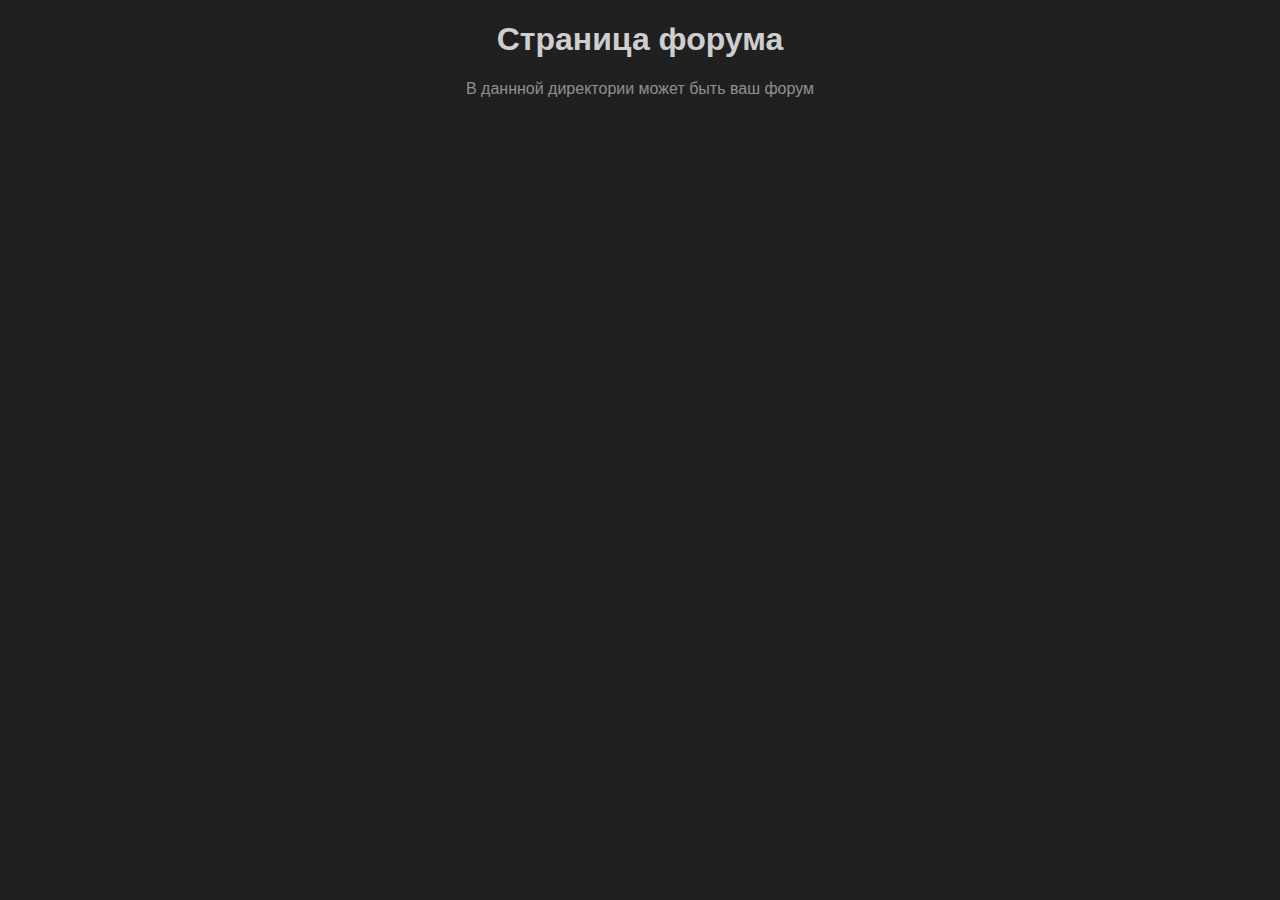
<file: forum/index.html>
<!DOCTYPE html><html><head><meta charset="utf-8"><title> Форум </title><style>body{background:#202020;font-family:sans-serif;text-align:center;}h1{color:rgba(255,255,255,0.8);}p{color:rgba(255,255,255,0.5);}</style></head><body><h1>Страница форума</h1><p>В даннной директории может быть ваш форум</p></body></html>
</file>
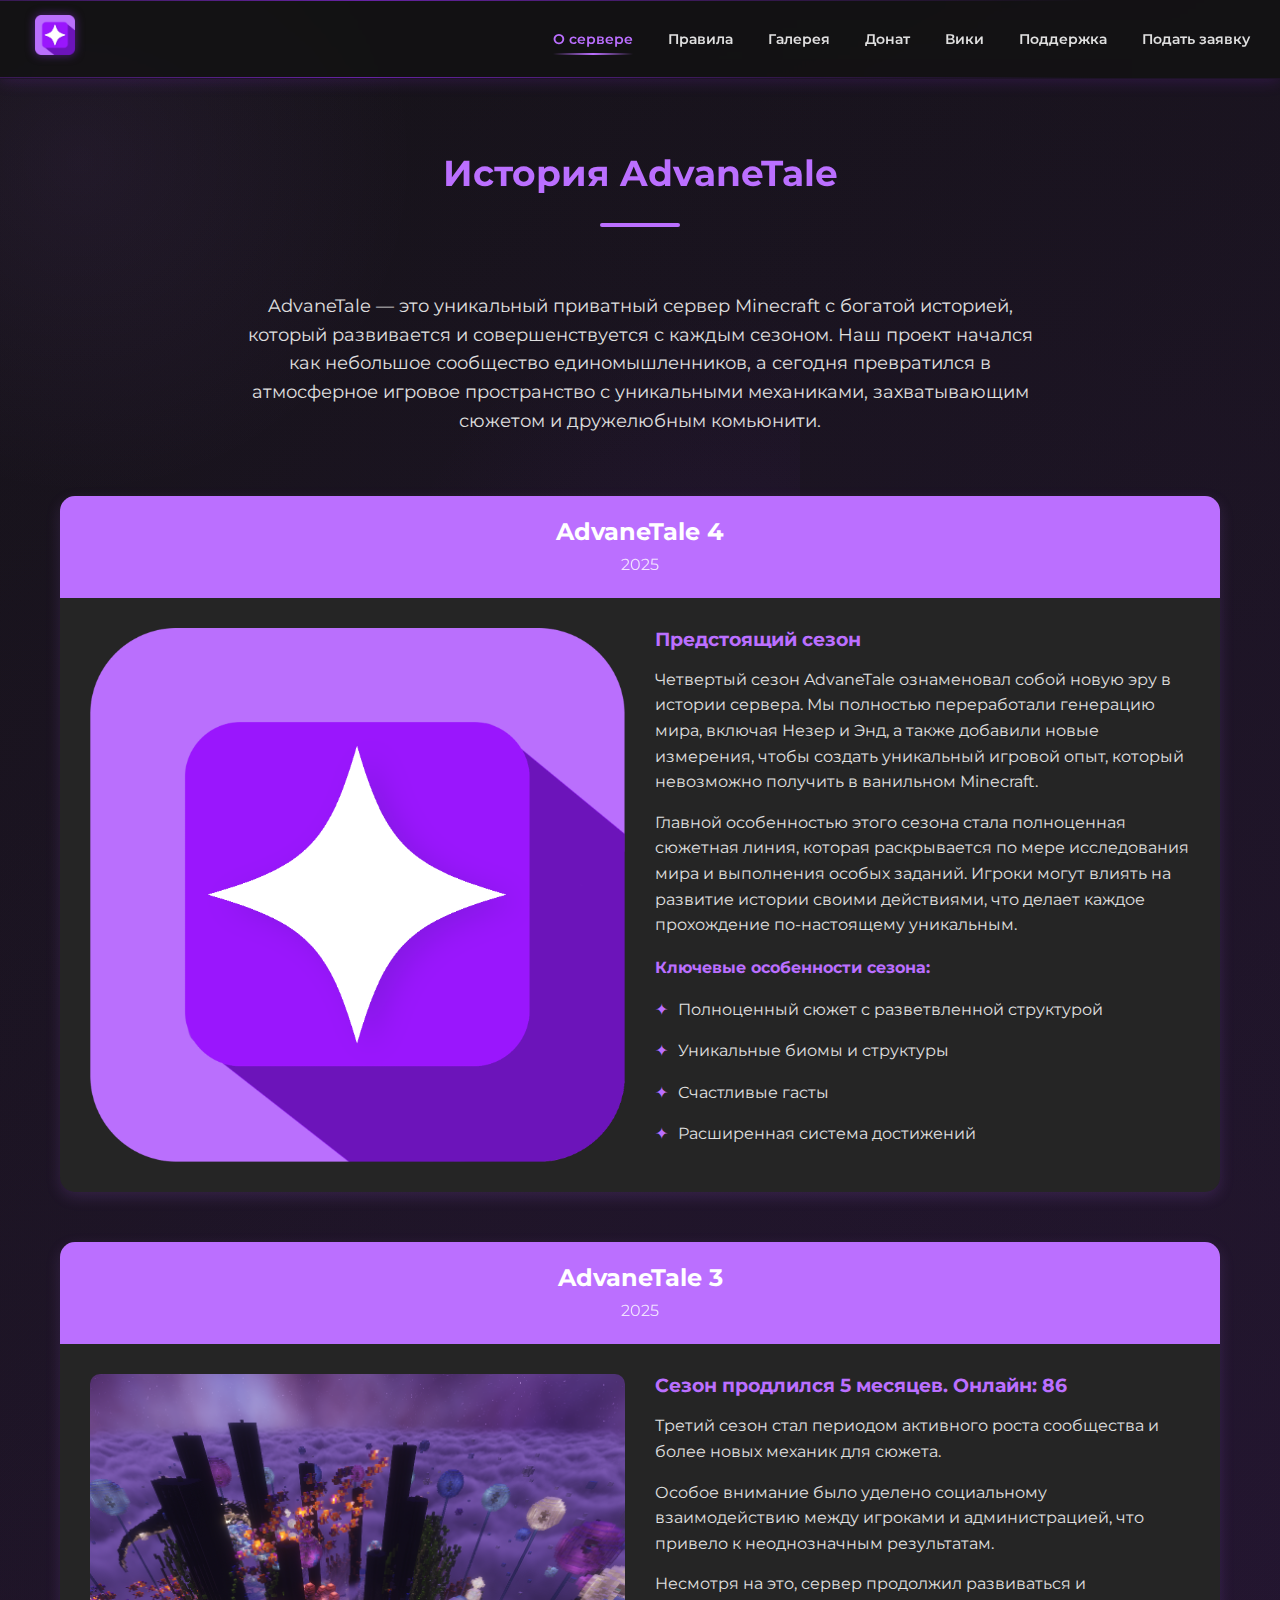
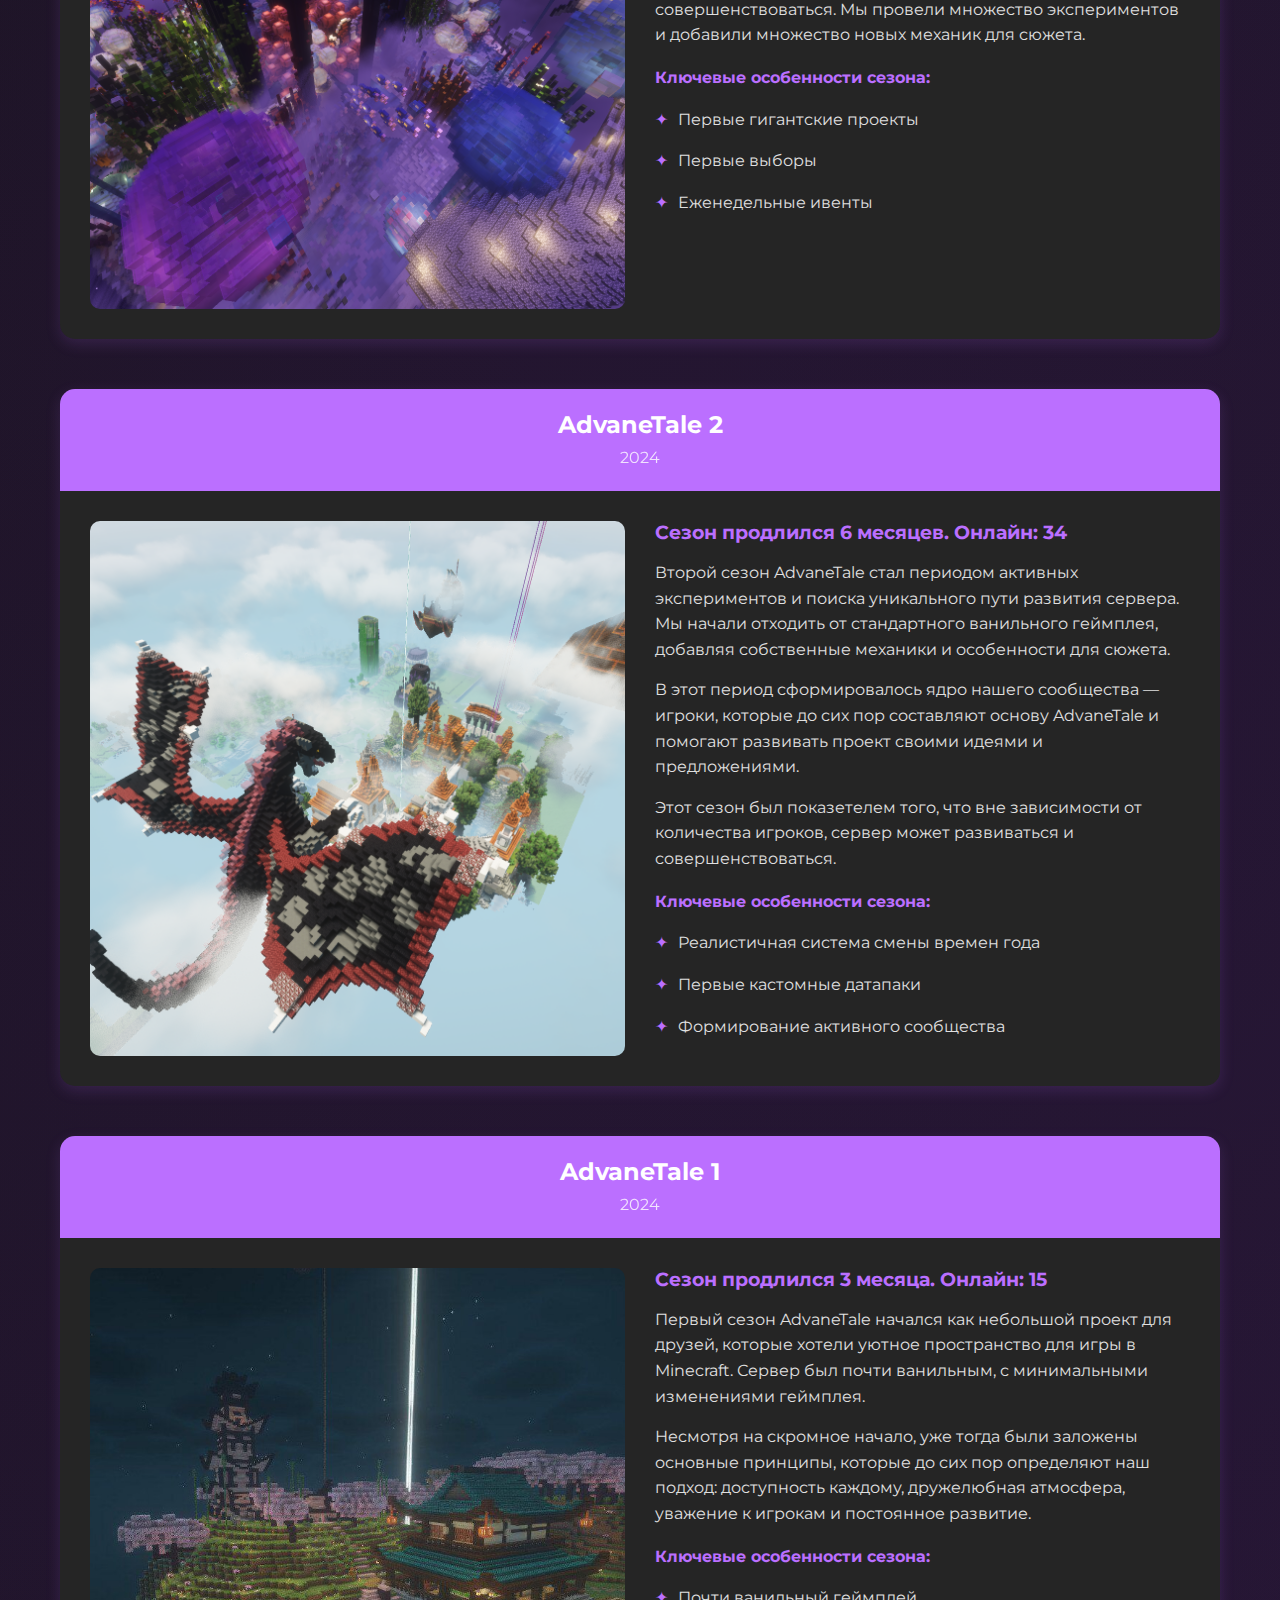
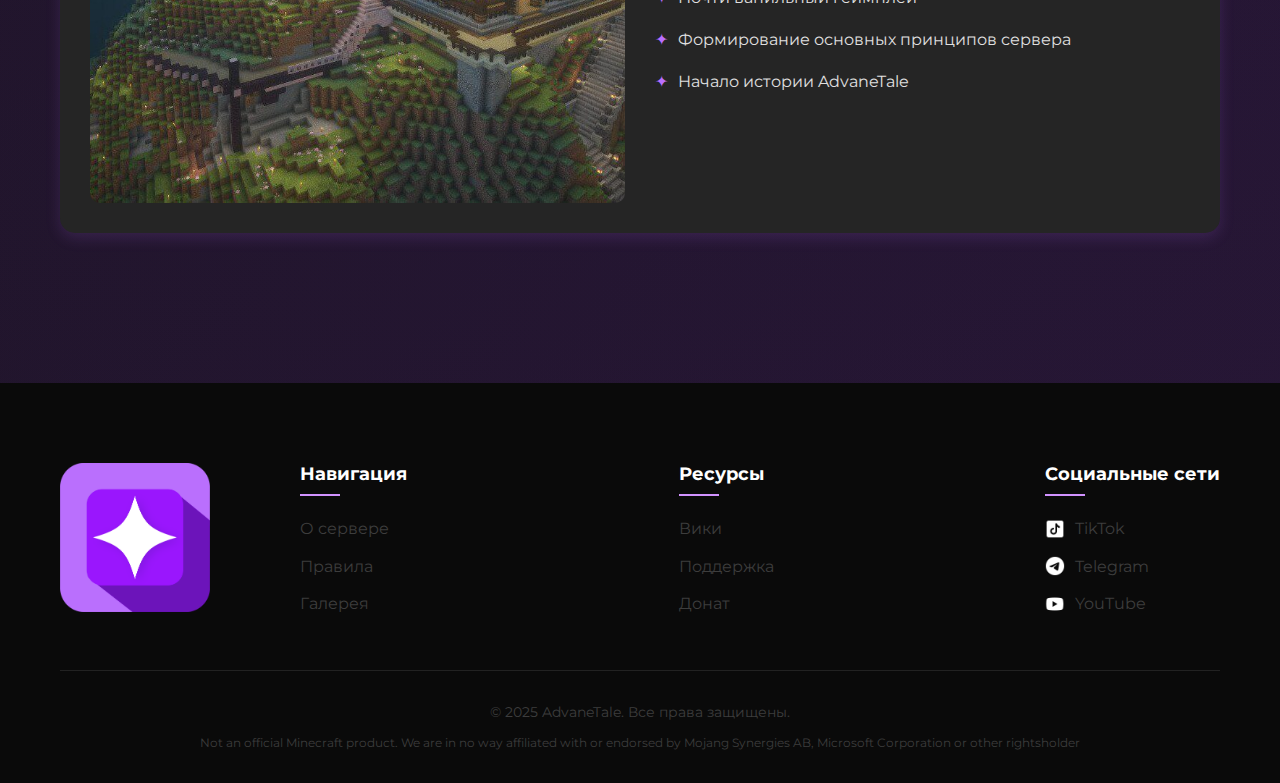
<file: about.html>
<!DOCTYPE html>
<html lang="ru">
<head>
    <meta charset="UTF-8">
    <meta name="viewport" content="width=device-width, initial-scale=1.0">
    <meta name="robots" content="noindex, nofollow">
    <link rel="icon" type="image/png" href="images/favicon.png">
    <title>О сервере - AdvaneTale</title>
    <link rel="stylesheet" href="css/style.css">
    <link rel="preconnect" href="https://fonts.googleapis.com">
    <link rel="preconnect" href="https://fonts.gstatic.com" crossorigin>
    <link href="https://fonts.googleapis.com/css2?family=Montserrat:wght@400;500;600;700&display=swap" rel="stylesheet">
    <script src="js/update_mobile_nav.js"></script>
    <script src="js/main.js"></script>
    <style>
        /* Стили для компактной верхней навигации */
        .header {
            padding: 10px 0;
        }
        
        .header .logo img {
            height: 40px;
            width: auto;
        }
        
        .header .nav-list {
            gap: 15px;
        }
        
        .header .nav-item a {
            padding: 5px 10px;
            font-size: 14px;
        }
        
        /* Анимированный фон для страницы о сервере */
        .about-page-section {
            background: linear-gradient(135deg, var(--background-color) 0%, rgba(138, 43, 226, 0.15) 100%);
            position: relative;
            overflow: hidden;
            z-index: 1;
        }
        
        .about-page-section::before {
            content: '';
            position: absolute;
            top: -50%;
            left: -50%;
            width: 200%;
            height: 200%;
            background: radial-gradient(circle at center, rgba(138, 43, 226, 0.08) 0%, transparent 70%);
            z-index: 0;
            pointer-events: none;
            animation: rotateBg 45s linear infinite;
        }
        
        .about-page-section::after {
            content: '';
            position: absolute;
            top: 0;
            right: 0;
            bottom: 0;
            left: 0;
            background-image: 
                radial-gradient(circle at 10% 20%, rgba(187, 111, 255, 0.07) 0%, transparent 35%),
                radial-gradient(circle at 90% 80%, rgba(138, 43, 226, 0.07) 0%, transparent 35%);
            pointer-events: none;
            z-index: 0;
        }
        
        @keyframes rotateBg {
            0% { transform: rotate(0deg); }
            100% { transform: rotate(360deg); }
        }
        
        .about-intro,
        .seasons-container,
        .season-card {
            position: relative;
            z-index: 2;
        }
        
        /* Стили для страницы о сервере */
        .about-page-section {
            padding: 100px 0;
        }
        
        .about-intro {
            max-width: 800px;
            margin: 0 auto 60px;
            text-align: center;
        }
        
        .about-intro p {
            font-size: 18px;
            line-height: 1.6;
            color: var(--text-color);
        }
        
        .seasons-container {
            margin-top: 50px;
        }
        
        .season-card {
            background-color: var(--card-bg);
            border-radius: 15px;
            overflow: hidden;
            box-shadow: var(--shadow);
            margin-bottom: 50px;
            display: flex;
            flex-direction: column;
        }
        
        .season-header {
            background-color: var(--primary-color);
            color: #ffffff;
            padding: 20px;
            text-align: center;
        }
        
        .season-title {
            font-size: 24px;
            margin: 0;
            color: #ffffff;
        }
        
        .season-date {
            font-size: 16px;
            opacity: 0.8;
            margin-top: 5px;
            color: #ffffff;
        }
        
        .season-content {
            display: flex;
            flex-direction: column;
            padding: 30px;
        }
        
        .season-image {
            flex: 1;
            margin-bottom: 20px;
            border-radius: 10px;
            overflow: hidden;
        }
        
        .season-image img {
            width: 100%;
            height: auto;
            display: block;
        }
        
        .season-description {
            flex: 1;
            color: var(--text-color);
        }
        
        .season-description h3 {
            color: var(--primary-color);
            margin-top: 0;
            margin-bottom: 15px;
        }
        
        .season-description p {
            line-height: 1.6;
            margin-bottom: 15px;
        }
        
        .season-features {
            margin-top: 20px;
        }
        
        .season-features h4 {
            color: var(--primary-color);
            margin-bottom: 10px;
        }
        
        .features-list {
            list-style-type: none;
            padding: 0;
            margin: 0;
        }
        
        .features-list li {
            padding: 8px 0;
            border-bottom: 1px solid var(--border-color);
            display: flex;
            align-items: center;
        }
        
        .features-list li:last-child {
            border-bottom: none;
        }
        
        .features-list li:before {
            content: "✦";
            color: var(--primary-color);
            margin-right: 10px;
        }
        
        /* Медиа-запросы для адаптивности */
        @media (min-width: 768px) {
            .season-content {
                flex-direction: row;
                gap: 30px;
            }
            
            .season-image {
                margin-bottom: 0;
            }
        }
    </style>
</head>
<body>
    <div class="wrapper">
        <!-- Хедер -->
        <header class="header">
            <div class="container" style="padding-left: 5px; max-width: none;">
                <div class="header-content" style="display: flex; justify-content: space-between; align-items: center; padding: 5px 0; position: relative;">
                    <div class="logo" style="margin-left: 30px;">
                        <a href="index.html">
                            <img src="images/logo.png" alt="AdvaneTale Logo">
                        </a>
                    </div>
                    <nav class="navigation"> 
                        <ul class="nav-list"> 
                            <li class="nav-item"><a href="about.html" class="active">О сервере</a></li>
                            <li class="nav-item"><a href="rules.html">Правила</a></li>
                            <li class="nav-item"><a href="gallery.html">Галерея</a></li>
                            <li class="nav-item"><a href="donate.html">Донат</a></li>
                            <li class="nav-item"><a href="wiki.html">Вики</a></li>
                            <li class="nav-item"><a href="support.html">Поддержка</a></li>
                            <li class="nav-item"><a href="join.html">Подать заявку</a></li>
                        </ul>
                    </nav>
                </div>
            </div>
        </header>

        <!-- Основной контент страницы -->
        <section class="about-page-section animated-section">
            <div class="page-particles">
                <div class="page-particle"></div>
                <div class="page-particle"></div>
                <div class="page-particle"></div>
                <div class="page-particle"></div>
                <div class="page-particle"></div>
            </div>
            <div class="container">
                <div class="section-header">
                    <h1 class="section-title">История AdvaneTale</h1>
                </div>
                
                <div class="about-intro">
                    <p>AdvaneTale — это уникальный приватный сервер Minecraft с богатой историей, который развивается и совершенствуется с каждым сезоном. Наш проект начался как небольшое сообщество единомышленников, а сегодня превратился в атмосферное игровое пространство с уникальными механиками, захватывающим сюжетом и дружелюбным комьюнити.</p>
                </div>
                
                <div class="seasons-container">
                    <!-- Сезон 4 (текущий) -->
                    <div class="season-card">
                        <div class="season-header">
                            <h2 class="season-title">AdvaneTale 4</h2>
                            <div class="season-date">2025</div>
                        </div>
                        <div class="season-content">
                            <div class="season-image">
                                <img src="images/season4.png" alt="AdvaneTale 4">
                            </div>
                            <div class="season-description">
                                <h3>Предстоящий сезон</h3>
                                <p>Четвертый сезон AdvaneTale ознаменовал собой новую эру в истории сервера. Мы полностью переработали генерацию мира, включая Незер и Энд, а также добавили новые измерения, чтобы создать уникальный игровой опыт, который невозможно получить в ванильном Minecraft.</p>
                                <p>Главной особенностью этого сезона стала полноценная сюжетная линия, которая раскрывается по мере исследования мира и выполнения особых заданий. Игроки могут влиять на развитие истории своими действиями, что делает каждое прохождение по-настоящему уникальным.</p>
                                
                                <div class="season-features">
                                    <h4>Ключевые особенности сезона:</h4>
                                    <ul class="features-list">
                                        <li>Полноценный сюжет с разветвленной структурой</li>
                                        <li>Уникальные биомы и структуры</li>
                                        <li>Счастливые гасты</li>
                                        <li>Расширенная система достижений</li>
                                    </ul>
                                </div>
                            </div>
                        </div>
                    </div>
                    
                    <!-- Сезон 3 -->
                    <div class="season-card">
                        <div class="season-header">
                            <h2 class="season-title">AdvaneTale 3</h2>
                            <div class="season-date">2025</div>
                        </div>
                        <div class="season-content">
                            <div class="season-image">
                                <img src="images/season3.png" alt="AdvaneTale 3">
                            </div>
                            <div class="season-description">
                                <h3>Сезон продлился 5 месяцев. Онлайн: 86</h3>
                                <p>Третий сезон стал периодом активного роста сообщества и более новых механик для сюжета.</p>
                                <p>Особое внимание было уделено социальному взаимодействию между игроками и администрацией, что привело к неоднозначным результатам.</p>
                                <p>Несмотря на это, сервер продолжил развиваться и совершенствоваться. Мы провели множество экспериментов и добавили множество новых механик для сюжета.</p>
                                <div class="season-features">
                                    <h4>Ключевые особенности сезона:</h4>
                                    <ul class="features-list">
                                        <li>Первые гигантские проекты</li>
                                        <li>Первые выборы</li>
                                        <li>Еженедельные ивенты</li>
                                    </ul>
                                </div>
                            </div>
                        </div>
                    </div>
                    
                    <!-- Сезон 2 -->
                    <div class="season-card">
                        <div class="season-header">
                            <h2 class="season-title">AdvaneTale 2</h2>
                            <div class="season-date">2024</div>
                        </div>
                        <div class="season-content">
                            <div class="season-image">
                                <img src="images/season2.png" alt="AdvaneTale 2">
                            </div>
                            <div class="season-description">
                                <h3>Сезон продлился 6 месяцев. Онлайн: 34</h3>
                                <p>Второй сезон AdvaneTale стал периодом активных экспериментов и поиска уникального пути развития сервера. Мы начали отходить от стандартного ванильного геймплея, добавляя собственные механики и особенности для сюжета.</p>
                                <p>В этот период сформировалось ядро нашего сообщества — игроки, которые до сих пор составляют основу AdvaneTale и помогают развивать проект своими идеями и предложениями.</p>
                                <p>Этот сезон был показетелем того, что вне зависимости от количества игроков, сервер может развиваться и совершенствоваться.</p>
                                <div class="season-features">
                                    <h4>Ключевые особенности сезона:</h4>
                                    <ul class="features-list">
                                        <li>Реалистичная система смены времен года</li>                                      
                                        <li>Первые кастомные датапаки</li>
                                        <li>Формирование активного сообщества</li>
                                    </ul>
                                </div>
                            </div>
                        </div>
                    </div>
                    
                    <!-- Сезон 1 -->
                    <div class="season-card">
                        <div class="season-header">
                            <h2 class="season-title">AdvaneTale 1</h2>
                            <div class="season-date">2024</div>
                        </div>
                        <div class="season-content">
                            <div class="season-image">
                                <img src="images/season1.png" alt="AdvaneTale 1">
                            </div>
                            <div class="season-description">
                                <h3>Сезон продлился 3 месяца. Онлайн: 15</h3>
                                <p>Первый сезон AdvaneTale начался как небольшой проект для друзей, которые хотели уютное пространство для игры в Minecraft. Сервер был почти ванильным, с минимальными изменениями геймплея.</p>
                                <p>Несмотря на скромное начало, уже тогда были заложены основные принципы, которые до сих пор определяют наш подход: доступность каждому, дружелюбная атмосфера, уважение к игрокам и постоянное развитие.</p>
                                
                                <div class="season-features">
                                    <h4>Ключевые особенности сезона:</h4>
                                    <ul class="features-list">
                                        <li>Почти ванильный геймплей</li>
                                        <li>Формирование основных принципов сервера</li>
                                        <li>Начало истории AdvaneTale</li>
                                    </ul>
                                </div>
                            </div>
                        </div>
                    </div>
                </div>
            </div>
        </section>

        <!-- Подвал -->
        <footer class="footer">
            <div class="container">
                <div class="footer-content">
                    <div class="footer-logo">
                        <img src="images/logo.png" alt="AdvaneTale Logo">
                    </div>
                    <div class="footer-links">
                        <div class="footer-column">
                            <h4>Навигация</h4>
                            <ul>
                                <li><a href="about.html">О сервере</a></li>
                                <li><a href="rules.html">Правила</a></li>
                                <li><a href="gallery.html">Галерея</a></li>
                            </ul>
                        </div>
                        <div class="footer-column">
                            <h4>Ресурсы</h4>
                            <ul>
                                <li><a href="wiki.html">Вики</a></li>
                                <li><a href="support.html">Поддержка</a></li>
                                <li><a href="donate.html">Донат</a></li>
                            </ul>
                        </div>
                        <div class="footer-column">
                            <h4>Социальные сети</h4>
                            <ul class="social-links">
                                <li><a href="https://www.tiktok.com/@advanetale" target="_blank"><img src="images/tiktok-icon.png" alt="TikTok"> TikTok</a></li>
                                <li><a href="https://t.me/advanetale" target="_blank"><img src="images/telegram-icon.png" alt="Telegram"> Telegram</a></li>
                                <li><a href="https://www.youtube.com/channel/UCdPhry_3fX6NkIFJal7AX_g" target="_blank"><img src="images/youtube-icon.png" alt="YouTube"> YouTube</a></li>
                            </ul>
                        </div>
                    </div>
                </div>
                <div class="footer-bottom">
                    <p class="copyright">© 2025 AdvaneTale. Все права защищены.</p>
                    <p class="disclaimer">Not an official Minecraft product. We are in no way affiliated with or endorsed by Mojang Synergies AB, Microsoft Corporation or other rightsholder</p>
                </div>
            </div>
        </footer>
    </div>
</body>
</html>
</file>
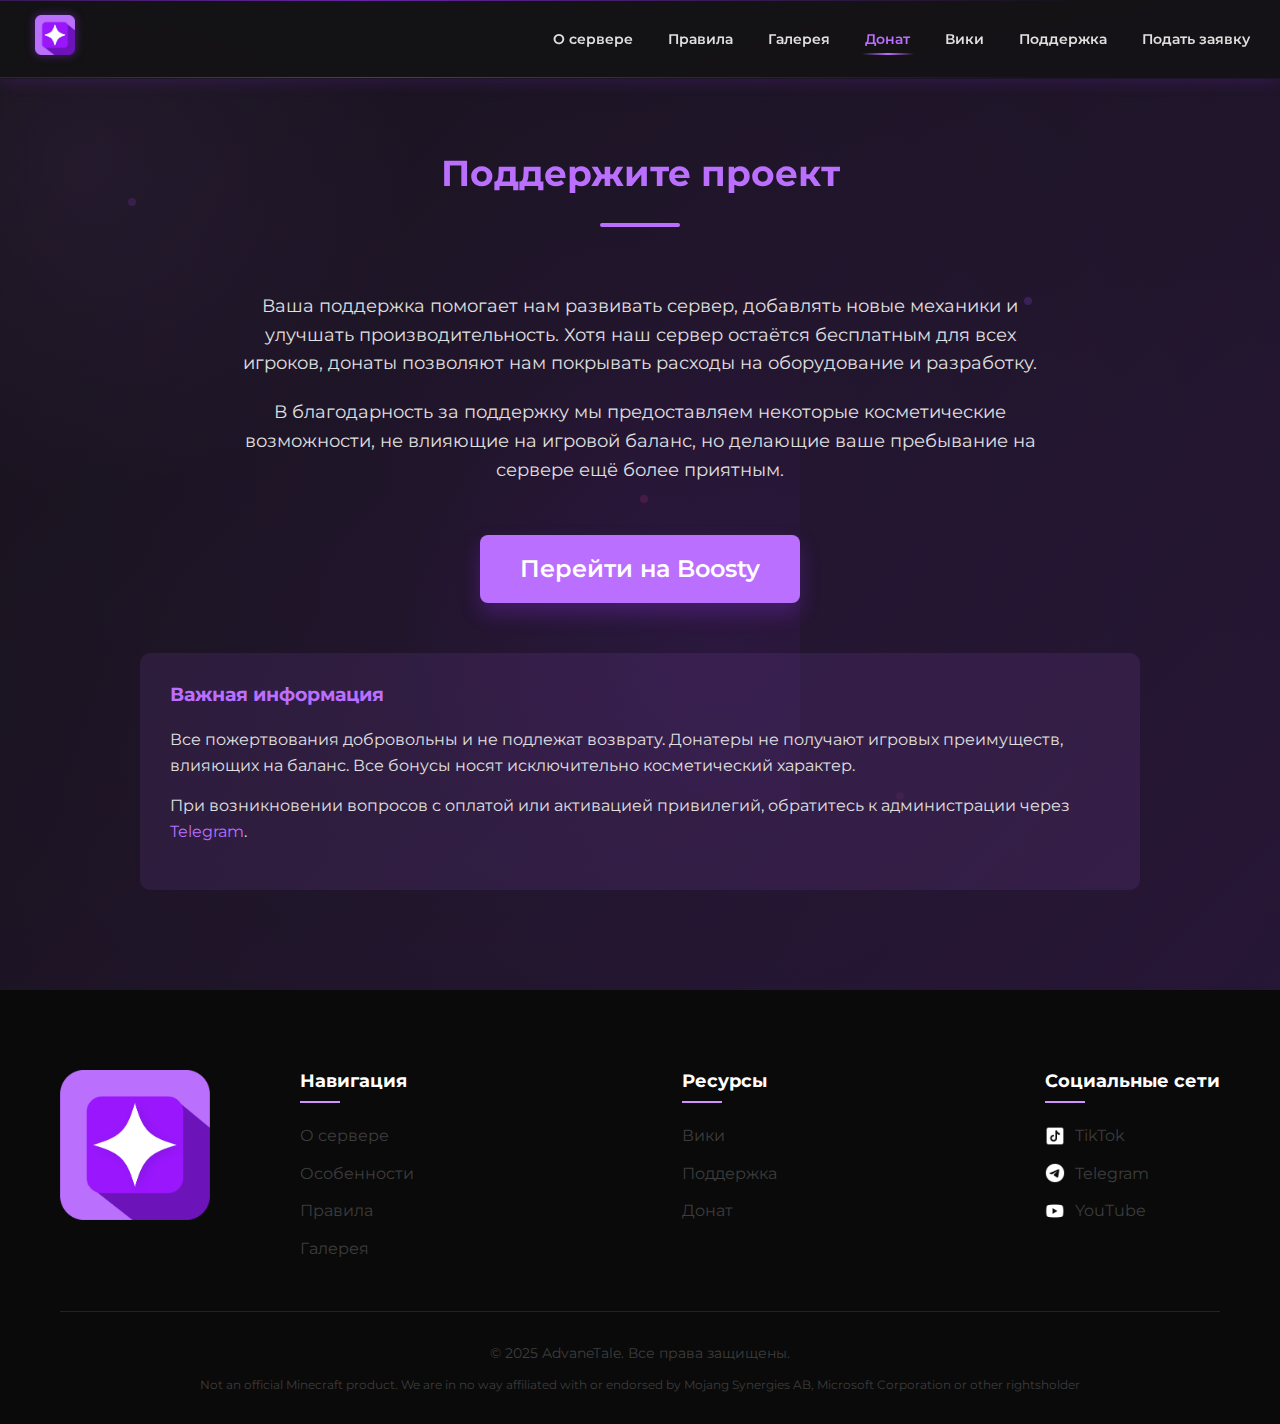
<file: donate.html>
<!DOCTYPE html>
<html lang="ru">
<head>
    <meta charset="UTF-8">
    <meta name="viewport" content="width=device-width, initial-scale=1.0">
    <meta name="robots" content="noindex, nofollow">
    <link rel="icon" type="image/png" href="images/favicon.png">
    <title>Донат - AdvaneTale</title>
    <link rel="stylesheet" href="css/style.css">
    <link rel="preconnect" href="https://fonts.googleapis.com">
    <link rel="preconnect" href="https://fonts.gstatic.com" crossorigin>
    <link href="https://fonts.googleapis.com/css2?family=Montserrat:wght@400;500;600;700&display=swap" rel="stylesheet">
    <script src="js/update_mobile_nav.js"></script>
    <script src="js/main.js"></script>
    <style>
        /* Стили для компактной верхней навигации */
        .header {
            padding: 10px 0;
        }
        
        .header .logo img {
            height: 40px;
            width: auto;
        }
        
        .header .nav-list {
            gap: 15px;
        }
        
        .header .nav-item a {
            padding: 5px 10px;
            font-size: 14px;
        }

        /* Анимированный фон для страницы доната */
        .donate-section {
            background: linear-gradient(135deg, var(--background-color) 0%, rgba(138, 43, 226, 0.15) 100%);
            position: relative;
            overflow: hidden;
            z-index: 1;
        }
        
        .donate-section::before {
            content: '';
            position: absolute;
            top: -50%;
            left: -50%;
            width: 200%;
            height: 200%;
            background: radial-gradient(circle at center, rgba(138, 43, 226, 0.08) 0%, transparent 70%);
            z-index: 0;
            pointer-events: none;
            animation: rotateBg 45s linear infinite;
        }
        
        .donate-section::after {
            content: '';
            position: absolute;
            top: 0;
            right: 0;
            bottom: 0;
            left: 0;
            background-image: 
                radial-gradient(circle at 10% 20%, rgba(187, 111, 255, 0.07) 0%, transparent 35%),
                radial-gradient(circle at 90% 80%, rgba(138, 43, 226, 0.07) 0%, transparent 35%);
            pointer-events: none;
            z-index: 0;
        }
        
        @keyframes rotateBg {
            0% { transform: rotate(0deg); }
            100% { transform: rotate(360deg); }
        }
        
        .donate-content,
        .donate-intro,
        .donate-options,
        .donate-tier,
        .donate-form-container,
        .donation-note {
            position: relative;
            z-index: 2;
        }
        
        .donate-section {
            padding: 100px 0;
            padding-top: 90px;
        }
        
        .donate-content {
            max-width: 1000px;
            margin: 0 auto;
        }
        
        .donate-description {
            text-align: center;
            max-width: 800px;
            margin: 0 auto 0px;
        }
        
        .donate-description p {
            color: var(--text-color);
            font-size: 18px;
            line-height: 1.6;
            margin-bottom: 20px;
        }
        
        .donate-plans {
            display: grid;
            grid-template-columns: repeat(auto-fit, minmax(300px, 1fr));
            gap: 30px;
            margin-bottom: 60px;
        }
        
        .donate-plan {
            background-color: var(--card-bg);
            border-radius: 10px;
            padding: 30px;
            box-shadow: var(--shadow);
            transition: transform 0.3s ease, box-shadow 0.3s ease;
            position: relative;
            overflow: hidden;
            text-align: center;
        }
        
        .donate-plan:hover {
            transform: translateY(-10px);
            box-shadow: 0 15px 30px rgba(187, 111, 255, 0.25);
        }
        
        .popular-plan {
            box-shadow: 0 10px 30px rgba(187, 111, 255, 0.3);
            border: 2px solid var(--primary-color);
        }
        
        .popular-badge {
            position: absolute;
            top: 0;
            right: 0;
            background-color: var(--primary-color);
            color: #ffffff;
            padding: 8px 15px;
            font-size: 14px;
            font-weight: 600;
            border-radius: 0 10px 0 10px;
        }
        
        .plan-icon {
            width: 80px;
            height: 80px;
            margin: 0 auto 20px;
            background-color: rgba(138, 43, 226, 0.1);
            border-radius: 50%;
            display: flex;
            align-items: center;
            justify-content: center;
        }
        
        .plan-icon img {
            width: 40px;
            height: 40px;
        }
        
        .plan-name {
            color: var(--primary-color-dark);
            font-size: 24px;
            margin-bottom: 10px;
        }
        
        .plan-price {
            font-size: 36px;
            font-weight: 700;
            color: var(--primary-color);
            margin-bottom: 20px;
        }
        
        .plan-price .currency {
            font-size: 20px;
            font-weight: 500;
        }
        
        .plan-features {
            margin-bottom: 30px;
        }
        
        .plan-feature {
            color: var(--text-color);
            margin-bottom: 10px;
            position: relative;
            padding-left: 25px;
            text-align: left;
        }
        
        .plan-feature::before {
            content: '✓';
            position: absolute;
            left: 0;
            color: var(--primary-color);
            font-weight: 700;
        }
        
        .donate-plan .btn {
            width: 100%;
        }
        
        .donate-info {
            background-color: rgba(187, 111, 255, 0.1);
            border-radius: 10px;
            padding: 30px;
            margin-top: 50px;
        }
        
        .donate-info h3 {
            color: var(--primary-color);
            margin-bottom: 20px;
        }
        
        .donate-info p {
            color: var(--text-color);
            margin-bottom: 15px;
        }
        
        .donate-info ul {
            margin-bottom: 20px;
            padding-left: 20px;
        }
        
        .donate-info li {
            color: var(--text-color);
            margin-bottom: 10px;
            position: relative;
            padding-left: 15px;
        }
        
        .donate-info li::before {
            content: '•';
            position: absolute;
            left: 0;
            color: var(--primary-color-light);
        }
    </style>
</head>
<body>
    <div class="wrapper">
        <!-- Хедер -->
        <header class="header">
            <div class="container" style="padding-left: 5px; max-width: none;">
                <div class="header-content" style="display: flex; justify-content: space-between; align-items: center; padding: 5px 0; position: relative;">
                    <div class="logo" style="margin-left: 30px;">
                        <a href="index.html">
                            <img src="images/logo.png" alt="AdvaneTale Logo">
                        </a>
                    </div>
                    <nav class="navigation">
                        <ul class="nav-list">
                            <li class="nav-item"><a href="about.html">О сервере</a></li>
                            <li class="nav-item"><a href="rules.html">Правила</a></li>
                            <li class="nav-item"><a href="gallery.html">Галерея</a></li>
                            <li class="nav-item"><a href="donate.html" class="active">Донат</a></li>
                            <li class="nav-item"><a href="wiki.html">Вики</a></li>
                            <li class="nav-item"><a href="support.html">Поддержка</a></li>
                            <li class="nav-item"><a href="join.html">Подать заявку</a></li>
                        </ul>
                    </nav>
                </div>
            </div>
        </header>

        <!-- Основной контент страницы доната -->
        <section class="donate-section animated-section">
            <div class="page-particles">
                <div class="page-particle"></div>
                <div class="page-particle"></div>
                <div class="page-particle"></div>
                <div class="page-particle"></div>
                <div class="page-particle"></div>
            </div>
            <div class="container">
                <div class="section-header">
                    <h1 class="section-title">Поддержите проект</h1>
                </div>
                
                <div class="donate-content">
                    <div class="donate-description">
                        <p>Ваша поддержка помогает нам развивать сервер, добавлять новые механики и улучшать производительность. Хотя наш сервер остаётся бесплатным для всех игроков, донаты позволяют нам покрывать расходы на оборудование и разработку.</p>
                        <p>В благодарность за поддержку мы предоставляем некоторые косметические возможности, не влияющие на игровой баланс, но делающие ваше пребывание на сервере ещё более приятным.</p>
                    </div>
                    
                    <div style="text-align: center; margin: 50px 0;">
                        <a href="https://boosty.to/advanetale" class="btn primary-btn" style="display: inline-block; font-size: 24px; padding: 15px 40px; background-color: var(--primary-color); color: #ffffff; border-radius: 8px; text-decoration: none; box-shadow: 0 10px 20px rgba(138, 43, 226, 0.3); transition: all 0.3s ease;">Перейти на Boosty</a>
                    </div>
                    
                    <div class="donate-info">
                        <h3>Важная информация</h3>
                        <p>Все пожертвования добровольны и не подлежат возврату. Донатеры не получают игровых преимуществ, влияющих на баланс. Все бонусы носят исключительно косметический характер.</p>
                        
                        
                        <p>При возникновении вопросов с оплатой или активацией привилегий, обратитесь к администрации через <a href="https://t.me/advanetale_support" target="_blank">Telegram</a>.</p>
                    </div>
                </div>
            </div>
        </section>

        <!-- Подвал -->
        <footer class="footer">
            <div class="container">
                <div class="footer-content">
                    <div class="footer-logo">
                        <img src="images/logo.png" alt="AdvaneTale Logo">
                    </div>
                    <div class="footer-links">
                        <div class="footer-column">
                            <h4>Навигация</h4>
                            <ul>
                                <li><a href="about.html">О сервере</a></li>
                                <li><a href="index.html#features">Особенности</a></li>
                                <li><a href="rules.html">Правила</a></li>
                                <li><a href="gallery.html">Галерея</a></li>
                            </ul>
                        </div>
                        <div class="footer-column">
                            <h4>Ресурсы</h4>
                            <ul>
                                <li><a href="wiki.html">Вики</a></li>
                                <li><a href="support.html">Поддержка</a></li>
                                <li><a href="donate.html">Донат</a></li>
                            </ul>
                        </div>
                        <div class="footer-column">
                            <h4>Социальные сети</h4>
                            <ul class="social-links">
                                <li><a href="https://www.tiktok.com/@advanetale" target="_blank"><img src="images/tiktok-icon.png" alt="TikTok"> TikTok</a></li>
                                <li><a href="https://t.me/advanetale" target="_blank"><img src="images/telegram-icon.png" alt="Telegram"> Telegram</a></li>
                                <li><a href="https://www.youtube.com/channel/UCdPhry_3fX6NkIFJal7AX_g" target="_blank"><img src="images/youtube-icon.png" alt="YouTube"> YouTube</a></li>
                            </ul>
                        </div>
                    </div>
                </div>
                <div class="footer-bottom">
                    <p class="copyright">© 2025 AdvaneTale. Все права защищены.</p>
                    <p class="disclaimer">Not an official Minecraft product. We are in no way affiliated with or endorsed by Mojang Synergies AB, Microsoft Corporation or other rightsholder</p>
                </div>
            </div>
        </footer>
    </div>

    <script src="js/main.js"></script>
</body>
</html>
</file>
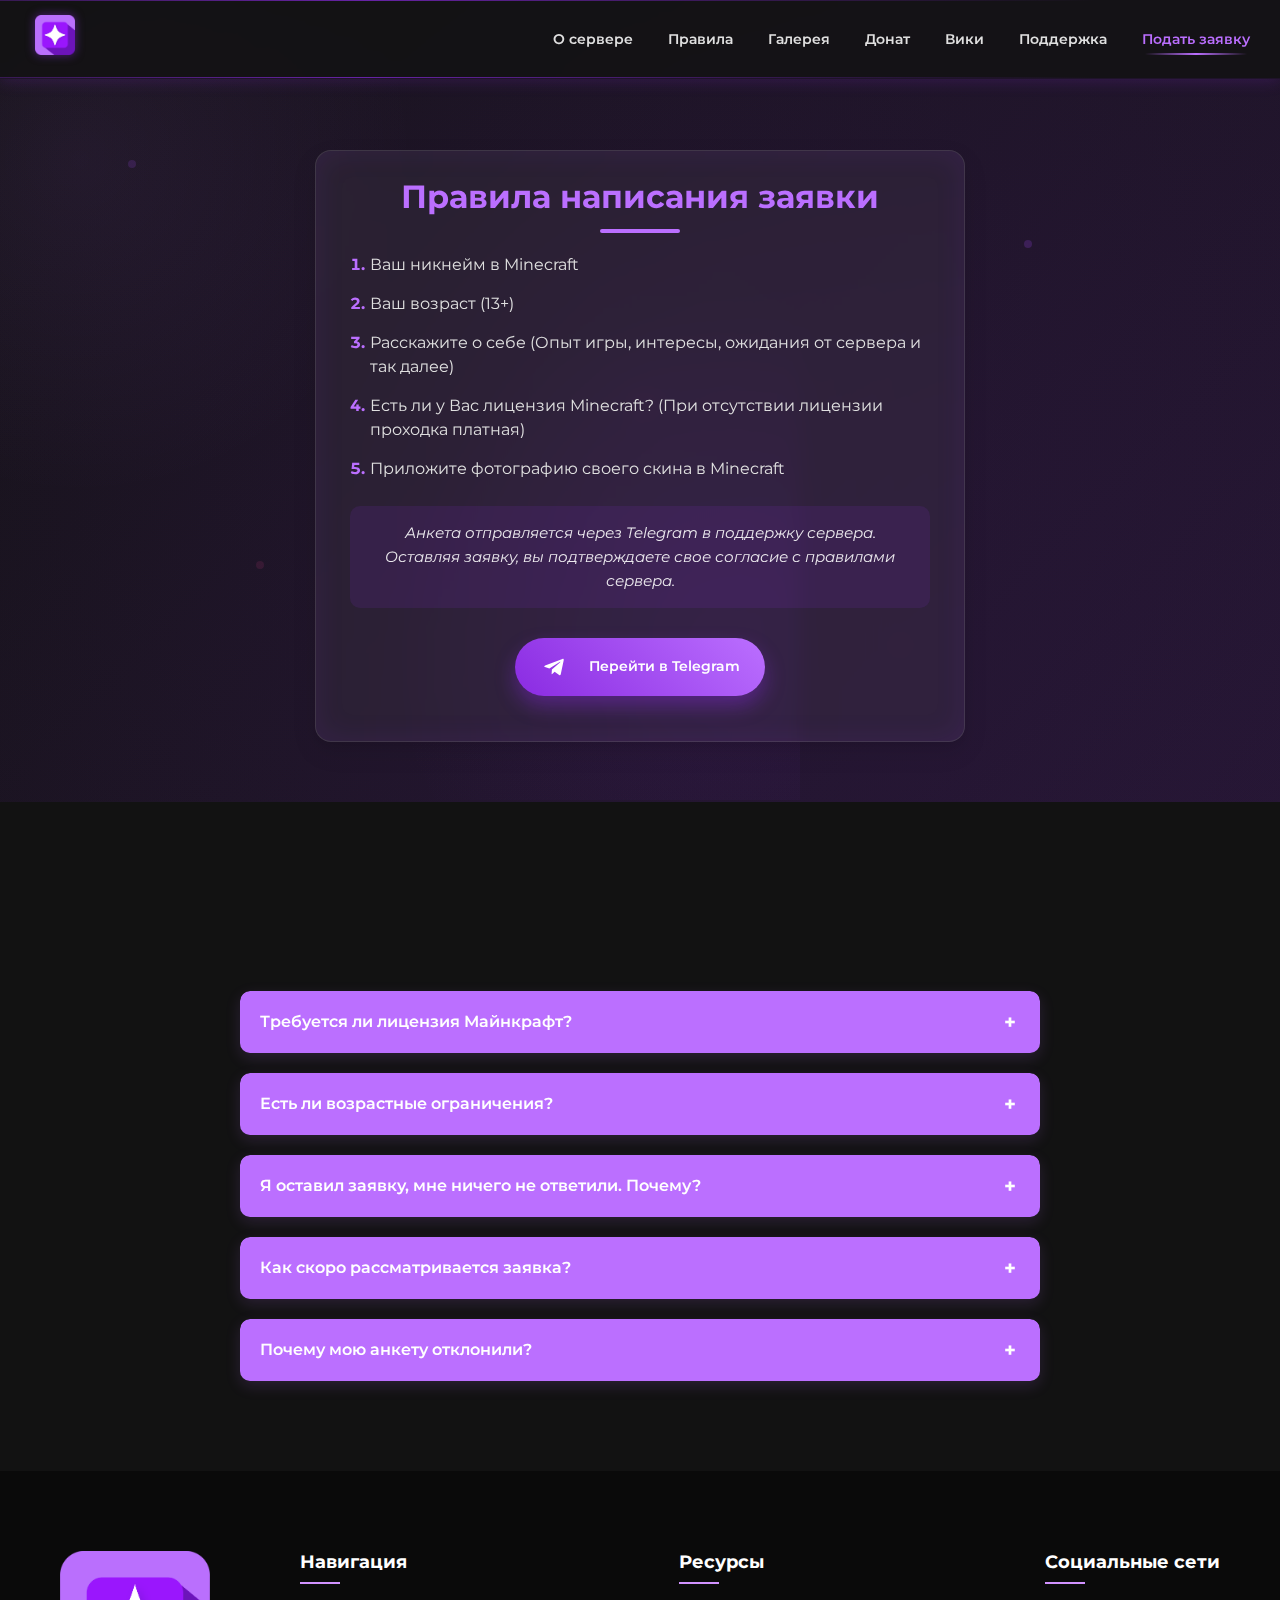
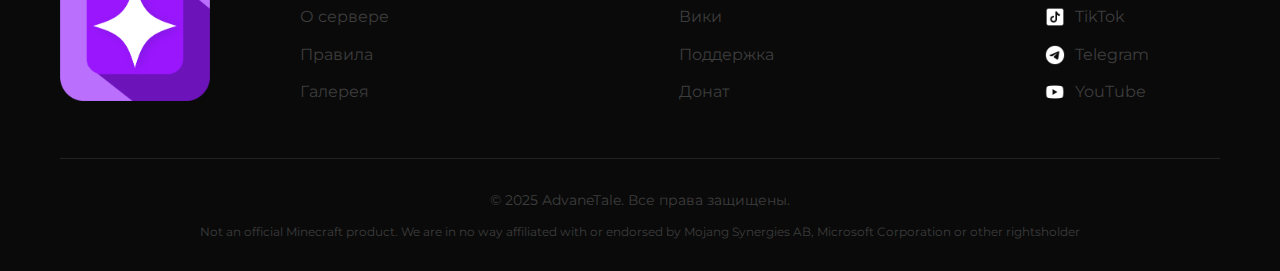
<file: join.html>
<!DOCTYPE html>
<html lang="ru">
<head>
    <meta charset="UTF-8">
    <meta name="viewport" content="width=device-width, initial-scale=1.0">
    <meta name="robots" content="noindex, nofollow">
    <link rel="icon" type="image/png" href="images/favicon.png">
    <title>Подать заявку - AdvaneTale</title>
    <link rel="stylesheet" href="css/style.css">
    <link rel="preconnect" href="https://fonts.googleapis.com">
    <link rel="preconnect" href="https://fonts.gstatic.com" crossorigin>
    <link href="https://fonts.googleapis.com/css2?family=Montserrat:wght@400;500;600;700&display=swap" rel="stylesheet">
    <script src="js/update_mobile_nav.js"></script>
    <script src="js/main.js"></script>
    <style>
        /* Стили для компактной верхней навигации */
        .header {
            padding: 10px 0;
        }
        
        .header .logo img {
            height: 40px;
            width: auto;
        }
        
        .header .nav-list {
            gap: 15px;
        }
        
        .header .nav-item a {
            padding: 5px 10px;
            font-size: 14px;
        }
        
        /* Стили для страницы заявки */
        .join-page-section {
            background: linear-gradient(135deg, var(--background-color) 0%, rgba(138, 43, 226, 0.15) 100%);
            padding: 60px 0 30px;
            padding-top: 100px;
            position: relative;
            overflow: hidden;
            margin-top: 0;
            z-index: 1;
        }
        
        .join-page-section::before {
            content: '';
            position: absolute;
            top: -50%;
            left: -50%;
            width: 200%;
            height: 200%;
            background: radial-gradient(circle at center, rgba(138, 43, 226, 0.08) 0%, transparent 70%);
            z-index: 0;
            pointer-events: none;
            animation: rotateBg 45s linear infinite;
        }
        
        .join-page-section::after {
            content: '';
            position: absolute;
            top: 0;
            right: 0;
            bottom: 0;
            left: 0;
            background-image: 
                radial-gradient(circle at 10% 20%, rgba(187, 111, 255, 0.07) 0%, transparent 35%),
                radial-gradient(circle at 90% 80%, rgba(138, 43, 226, 0.07) 0%, transparent 35%);
            pointer-events: none;
            z-index: 0;
        }
        
        @keyframes rotateBg {
            0% { transform: rotate(0deg); }
            100% { transform: rotate(360deg); }
        }
        
        .join-intro {
            max-width: 750px;
            margin: 0 auto 40px;
            text-align: center;
            position: relative;
            z-index: 2;
        }
        
        .join-intro h2 {
            color: #ffffff;
            font-size: 32px;
            margin-bottom: 15px;
            font-weight: 700;
            background: linear-gradient(45deg, var(--primary-color), #bb6fff);
            -webkit-background-clip: text;
            -webkit-text-fill-color: transparent;
        }
        
        .join-intro p {
            font-size: 20px;
            line-height: 1.7;
            color: var(--text-color);
            max-width: 800px;
            margin: 0 auto;
        }
        
        .join-form-container {
            max-width: 650px;
            margin: 0 auto 30px;
            background: rgba(255, 255, 255, 0.05);
            border-radius: 16px;
            padding: 25px;
            box-shadow: 
                0 10px 25px rgba(0, 0, 0, 0.1), 
                0 5px 10px rgba(0, 0, 0, 0.05),
                inset 0 0 30px rgba(138, 43, 226, 0.1);
            border: 1px solid rgba(255, 255, 255, 0.1);
            backdrop-filter: blur(10px);
            position: relative;
            z-index: 2;
        }
        
        .join-instructions {
            margin-bottom: 20px;
        }
        
        .join-instructions h3 {
            margin-bottom: 35px;
            font-size: 32px;
            text-align: center;
            position: relative;
            font-weight: 700;
            background: linear-gradient(45deg, var(--primary-color), #bb6fff);
            -webkit-background-clip: text;
            -webkit-text-fill-color: transparent;
            animation: titleGlow 2s ease-in-out infinite alternate;
        }
        
        .join-instructions h3::after {
            content: '';
            position: absolute;
            bottom: -15px;
            left: 50%;
            transform: translateX(-50%);
            width: 80px;
            height: 4px;
            background: linear-gradient(to right, var(--primary-color), #bb6fff);
            border-radius: 2px;
            animation: lineWidth 3s ease-in-out infinite alternate;
        }
        
        @keyframes titleGlow {
            from {
                text-shadow: 0 0 5px rgba(138, 43, 226, 0.2), 0 0 10px rgba(138, 43, 226, 0.1);
            }
            to {
                text-shadow: 0 0 10px rgba(138, 43, 226, 0.3), 0 0 20px rgba(138, 43, 226, 0.2);
            }
        }
        
        @keyframes lineWidth {
            from {
                width: 60px;
            }
            to {
                width: 100px;
            }
        }
        
        .application-list {
            max-width: 580px;
            margin: 0 auto 25px;
            padding-left: 20px;
        }
        
        .application-list li {
            color: var(--text-color);
            margin-bottom: 15px;
            font-size: 16px;
            line-height: 1.5;
            position: relative;
        }
        
        .application-list li::marker {
            color: var(--primary-color);
            font-weight: bold;
        }
        
        .join-note {
            background: rgba(138, 43, 226, 0.12);
            border-radius: 10px;
            padding: 15px 20px;
            margin: 25px auto;
            max-width: 580px;
            position: relative;
            font-size: 15px;
            line-height: 1.6;
            color: rgba(255, 255, 255, 0.9);
            text-align: center;
        }
        
        .telegram-btn-container {
            display: flex;
            justify-content: center;
            margin-top: 30px;
            width: 100%;
        }
        
        .telegram-btn {
            display: flex;
            align-items: center;
            justify-content: center;
            width: 280px;
            padding: 16px 30px;
            font-size: 14px;
            background-color: #8A2BE2;
            background: linear-gradient(45deg, #8A2BE2, #bb6fff);
            color: #ffffff;
            border-radius: 50px;
            box-shadow: 0 10px 20px rgba(138, 43, 226, 0.4);
            transition: all 0.3s ease;
            position: relative;
            overflow: hidden;
            font-weight: 600;
            white-space: nowrap;
            text-decoration: none;
        }
        
        .telegram-btn:hover {
            transform: translateY(-3px);
            box-shadow: 0 15px 30px rgba(138, 43, 226, 0.5);
        }
        
        .telegram-icon {
            margin-right: 12px;
            display: flex;
            align-items: center;
        }
        
        .telegram-icon svg {
            width: 26px;
            height: 26px;
        }
        
        /* Стили для FAQ секции */
        .faq-section {
            background: var(--background-color);
            padding: 50px 0 70px;
            margin-top: 20px;
        }
        
        .faq-section .section-title {
            margin-bottom: 30px;
        }
        
        .faq-container {
            max-width: 800px;
            margin: 0 auto;
        }
        
        .faq-item {
            margin-bottom: 20px;
            background-color: var(--card-bg);
            border-radius: 10px;
            overflow: hidden;
            box-shadow: var(--shadow);
        }
        
        .faq-question {
            padding: 15px 20px;
            background-color: var(--primary-color);
            color: #ffffff;
            cursor: pointer;
            display: flex;
            justify-content: space-between;
            align-items: center;
            font-weight: 600;
            transition: background-color 0.3s ease;
        }
        
        .faq-question:hover {
            background-color: var(--primary-color-light);
        }
        
        .faq-answer {
            padding: 0;
            max-height: 0;
            overflow: hidden;
            transition: all 0.3s ease;
        }
        
        .faq-answer.active {
            padding: 20px;
            max-height: 1000px;
        }
        
        .faq-answer p {
            color: var(--text-color);
            line-height: 1.6;
            margin: 0;
        }
        
        .toggle-icon {
            font-size: 20px;
            font-weight: bold;
            transition: transform 0.3s ease;
        }
        
        .section-header {
            margin-bottom: 30px;
        }
        
        .section-title {
            color: #ffffff;
            text-align: center;
            margin-bottom: 20px;
            font-size: 34px;
            font-weight: 700;
            background: linear-gradient(45deg, var(--primary-color), #bb6fff);
            -webkit-background-clip: text;
            -webkit-text-fill-color: transparent;
        }

        @media screen and (max-width: 991px) {
            .join-page-section {
                padding-top: 80px;
            }
        }
    </style>
</head>
<body>
    <div class="wrapper">
        <!-- Хедер -->
        <header class="header">
            <div class="container" style="padding-left: 5px; max-width: none;">
                <div class="header-content" style="display: flex; justify-content: space-between; align-items: center; padding: 5px 0; position: relative;">
                    <div class="logo" style="margin-left: 30px;">
                        <a href="index.html">
                            <img src="images/logo.png" alt="AdvaneTale Logo">
                        </a>
                    </div>
                    <nav class="navigation">
                        <ul class="nav-list">
                            <li class="nav-item"><a href="about.html">О сервере</a></li>
                            <li class="nav-item"><a href="rules.html">Правила</a></li>
                            <li class="nav-item"><a href="gallery.html">Галерея</a></li>
                            <li class="nav-item"><a href="donate.html">Донат</a></li>
                            <li class="nav-item"><a href="wiki.html">Вики</a></li>
                            <li class="nav-item"><a href="support.html">Поддержка</a></li>
                            <li class="nav-item"><a href="join.html" class="active">Подать заявку</a></li>
                        </ul>
                    </nav>
                </div>
            </div>
        </header>

        <!-- Основной контент страницы заявки -->
        <section class="join-page-section animated-section">
            <div class="page-particles">
                <div class="page-particle"></div>
                <div class="page-particle"></div>
                <div class="page-particle"></div>
                <div class="page-particle"></div>
                <div class="page-particle"></div>
            </div>
            <div class="container">
                <div class="join-form-container">
                    <div class="join-instructions">
                        <h3>Правила написания заявки</h3>
                        <ol class="application-list">
                            <li>Ваш никнейм в Minecraft</li>
                            <li>Ваш возраст (13+)</li>
                            <li>Расскажите о себе (Опыт игры, интересы, ожидания от сервера и так далее)</li>
                            <li>Есть ли у Вас лицензия Minecraft? (При отсутствии лицензии проходка платная)</li>
                            <li>Приложите фотографию своего скина в Minecraft</li>
                        </ol>
                        <div class="join-note">
                            Анкета отправляется через Telegram в поддержку сервера.<br>
                            Оставляя заявку, вы подтверждаете свое согласие с правилами сервера.
                        </div>
                        <div class="telegram-btn-container">
                            <a href="https://t.me/advanetale_support" target="_blank" class="btn primary-btn telegram-btn">
                                <span class="telegram-icon">
                                    <svg viewBox="0 0 24 24" width="24" height="24" fill="currentColor">
                                        <path d="M9.78,18.65L10.06,14.42L17.74,7.5C18.08,7.19 17.67,7.04 17.22,7.31L7.74,13.3L3.64,12C2.76,11.75 2.75,11.14 3.84,10.7L19.81,4.54C20.54,4.21 21.24,4.72 20.96,5.84L18.24,18.65C18.05,19.56 17.5,19.78 16.74,19.36L12.6,16.3L10.61,18.23C10.38,18.46 10.19,18.65 9.78,18.65Z"/>
                                    </svg>
                                </span>
                                Перейти в Telegram
                            </a>
                        </div>
                    </div>
                </div>
            </div>
        </section>

        <!-- Секция FAQ -->
        <section class="faq-section">
            <div class="container">
                <div class="section-header">
                    <h2 class="section-title">Часто задаваемые вопросы</h2>
                </div>
                <div class="faq-container">
                    <div class="faq-item">
                        <div class="faq-question">
                            Требуется ли лицензия Майнкрафт?
                            <span class="toggle-icon">+</span>
                        </div>
                        <div class="faq-answer">
                            <p>Для бесплатного доступа требуется лицензия, однако при отсутствии лицензии Вы можете пройти по платной проходке. Напишите в поддержку, чтобы мы вам помогли.</p>
                        </div>
                    </div>
                    
                    <div class="faq-item">
                        <div class="faq-question">
                            Есть ли возрастные ограничения?
                            <span class="toggle-icon">+</span>
                        </div>
                        <div class="faq-answer">
                            <p>Да, минимальный возраст для участия в проекте - 13 лет.</p>
                        </div>
                    </div>
                    
                    <div class="faq-item">
                        <div class="faq-question">
                            Я оставил заявку, мне ничего не ответили. Почему?
                            <span class="toggle-icon">+</span>
                        </div>
                        <div class="faq-answer">
                            <p>Если на Вашей анкете стоит положительная реакция, то анкета принята. Ожидайте, в ближайшее время Вам будет отправлена вся необходимая информация.</p>
                        </div>
                    </div>
                    
                    <div class="faq-item">
                        <div class="faq-question">
                            Как скоро рассматривается заявка?
                            <span class="toggle-icon">+</span>
                        </div>
                        <div class="faq-answer">
                            <p>Обычно заявки рассматриваются в течение 2-х часов. В периоды высокой активности срок может увеличиться до 72-х часов.</p>
                        </div>
                    </div>
                    
                    <div class="faq-item">
                        <div class="faq-question">
                            Почему мою анкету отклонили?
                            <span class="toggle-icon">+</span>
                        </div>
                        <div class="faq-answer">
                            <p>Вероятно, Ваша анкета нарушает правила сервера, либо Вы не указали необходимую информацию, которая требуется в анкете.</p>
                        </div>
                    </div>
                </div>
            </div>
        </section>

        <!-- Подвал -->
        <footer class="footer">
            <div class="container">
                <div class="footer-content">
                    <div class="footer-logo">
                        <img src="images/logo.png" alt="AdvaneTale Logo">
                    </div>
                    <div class="footer-links">
                        <div class="footer-column">
                            <h4>Навигация</h4>
                            <ul>
                                <li><a href="about.html">О сервере</a></li>
                                <li><a href="rules.html">Правила</a></li>
                                <li><a href="gallery.html">Галерея</a></li>
                            </ul>
                        </div>
                        <div class="footer-column">
                            <h4>Ресурсы</h4>
                            <ul>
                                <li><a href="wiki.html">Вики</a></li>
                                <li><a href="support.html">Поддержка</a></li>
                                <li><a href="donate.html">Донат</a></li>
                            </ul>
                        </div>
                        <div class="footer-column">
                            <h4>Социальные сети</h4>
                            <ul class="social-links">
                                <li><a href="https://www.tiktok.com/@advanetale" target="_blank"><img src="images/tiktok-icon.png" alt="TikTok"> TikTok</a></li>
                                <li><a href="https://t.me/advanetale" target="_blank"><img src="images/telegram-icon.png" alt="Telegram"> Telegram</a></li>
                                <li><a href="https://www.youtube.com/channel/UCdPhry_3fX6NkIFJal7AX_g" target="_blank"><img src="images/youtube-icon.png" alt="YouTube"> YouTube</a></li>
                            </ul>
                        </div>
                    </div>
                </div>
                <div class="footer-bottom">
                    <p class="copyright">© 2025 AdvaneTale. Все права защищены.</p>
                    <p class="disclaimer">Not an official Minecraft product. We are in no way affiliated with or endorsed by Mojang Synergies AB, Microsoft Corporation or other rightsholder</p>
                </div>
            </div>
        </footer>
    </div>

    <script>
        // Скрипт для аккордеона FAQ
        document.addEventListener('DOMContentLoaded', function() {
            const faqQuestions = document.querySelectorAll('.faq-question');
            
            faqQuestions.forEach(question => {
                question.addEventListener('click', function() {
                    const answer = this.nextElementSibling;
                    const isActive = answer.classList.contains('active');
                    
                    // Закрываем все ответы
                    document.querySelectorAll('.faq-answer').forEach(item => {
                        item.classList.remove('active');
                    });
                    
                    // Сбрасываем все иконки
                    document.querySelectorAll('.toggle-icon').forEach(icon => {
                        icon.textContent = '+';
                    });
                    
                    // Если текущий ответ не был активен, открываем его
                    if (!isActive) {
                        answer.classList.add('active');
                        this.querySelector('.toggle-icon').textContent = '−';
                    }
                });
            });
        });
    </script>
</body>
</html>
</file>
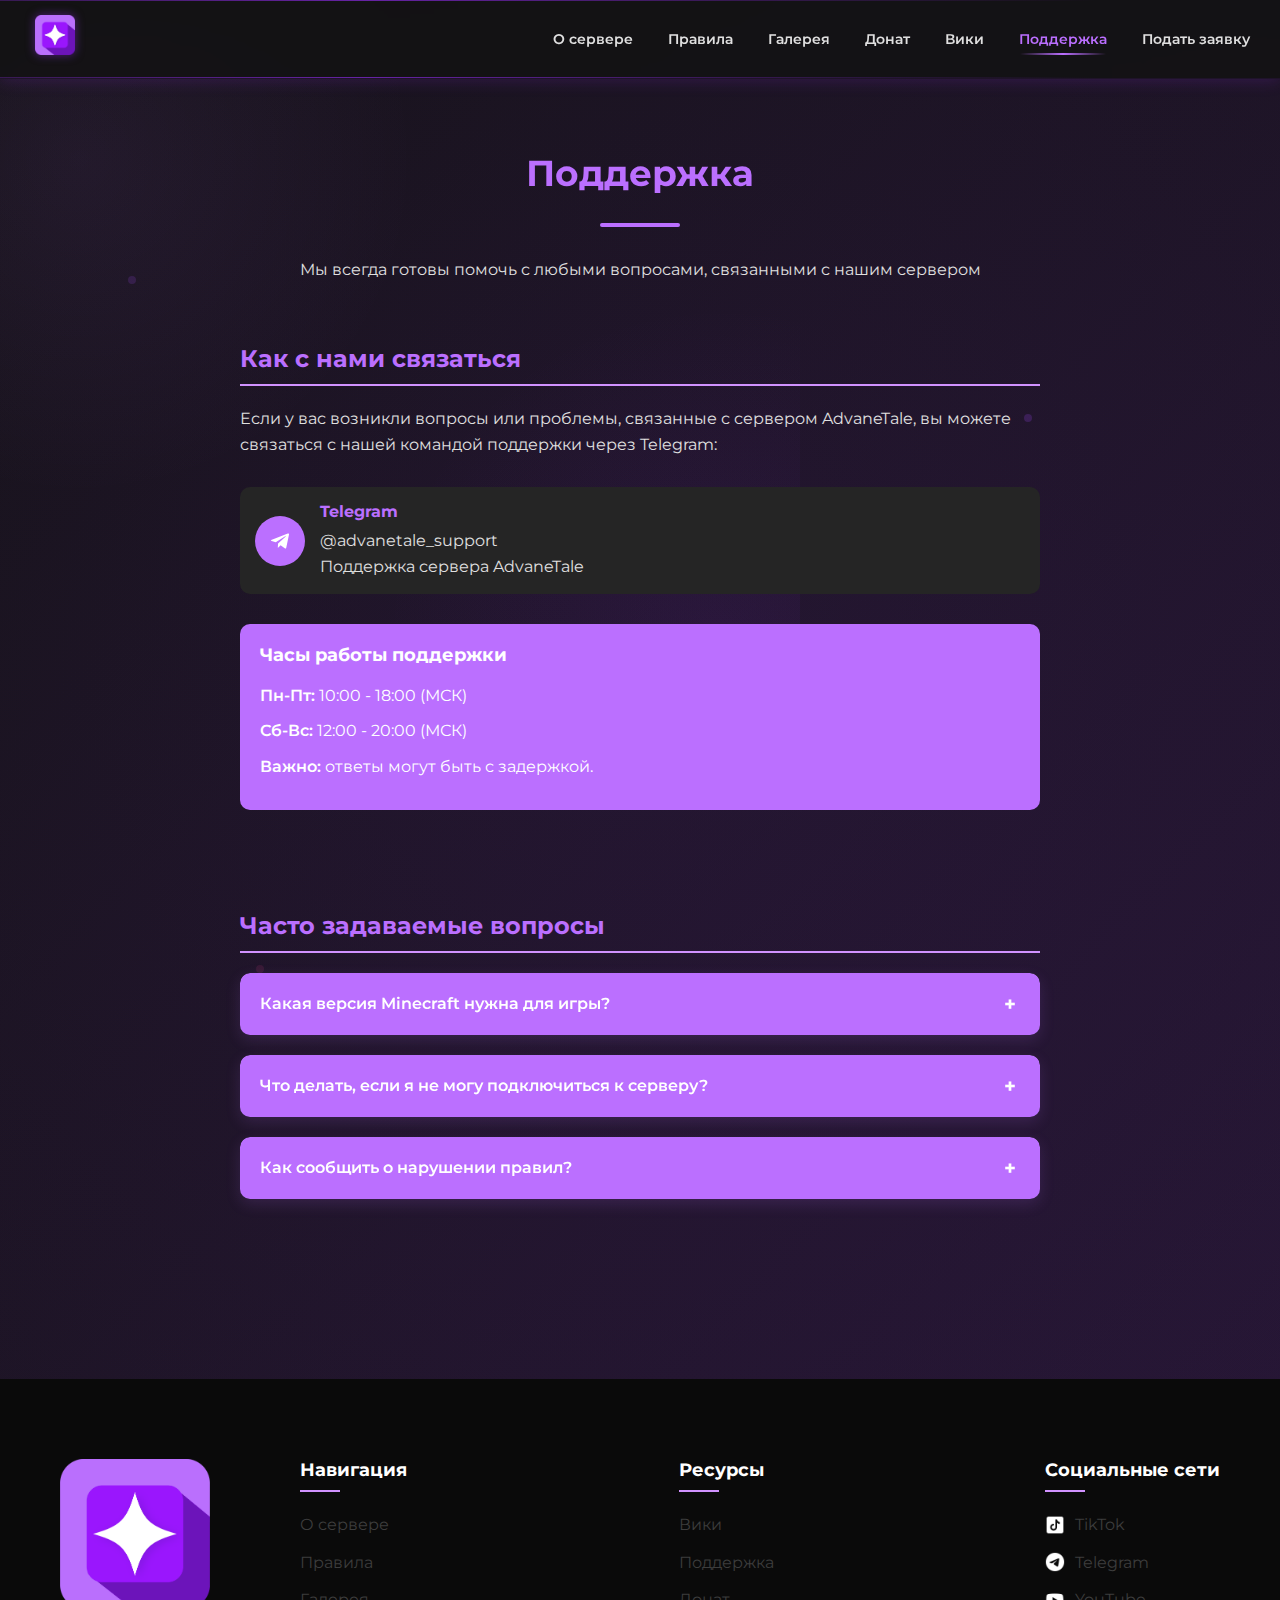
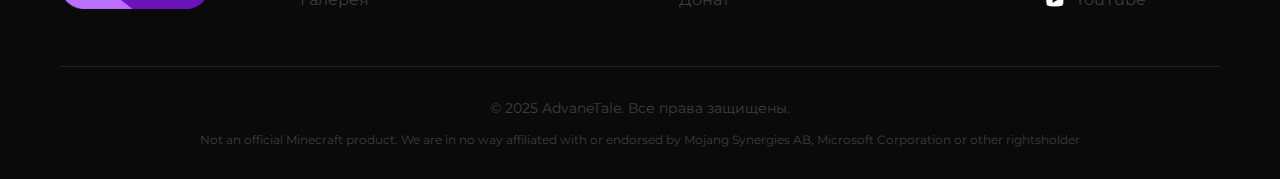
<file: support.html>
<!DOCTYPE html>
<html lang="ru">
<head>
    <meta charset="UTF-8">
    <meta name="viewport" content="width=device-width, initial-scale=1.0">
    <meta name="robots" content="noindex, nofollow">
    <link rel="icon" type="image/png" href="images/favicon.png">
    <title>Поддержка - AdvaneTale</title>
    <link rel="stylesheet" href="css/style.css">
    <link rel="preconnect" href="https://fonts.googleapis.com">
    <link rel="preconnect" href="https://fonts.gstatic.com" crossorigin>
    <link href="https://fonts.googleapis.com/css2?family=Montserrat:wght@400;500;600;700&display=swap" rel="stylesheet">
    <script src="js/update_mobile_nav.js"></script>
    <script src="js/main.js"></script>
    <style>
        /* Стили для компактной верхней навигации */
        .header {
            padding: 10px 0;
        }
        
        .header .logo img {
            height: 40px;
            width: auto;
        }
        
        .header .nav-list {
            gap: 15px;
        }
        
        .header .nav-item a {
            padding: 5px 10px;
            font-size: 14px;
        }

        /* Анимированный фон для страницы поддержки */
        .support-section {
            background: linear-gradient(135deg, var(--background-color) 0%, rgba(138, 43, 226, 0.15) 100%);
            position: relative;
            overflow: hidden;
            z-index: 1;
        }
        
        .support-section::before {
            content: '';
            position: absolute;
            top: -50%;
            left: -50%;
            width: 200%;
            height: 200%;
            background: radial-gradient(circle at center, rgba(138, 43, 226, 0.08) 0%, transparent 70%);
            z-index: 0;
            pointer-events: none;
            animation: rotateBg 45s linear infinite;
        }
        
        .support-section::after {
            content: '';
            position: absolute;
            top: 0;
            right: 0;
            bottom: 0;
            left: 0;
            background-image: 
                radial-gradient(circle at 10% 20%, rgba(187, 111, 255, 0.07) 0%, transparent 35%),
                radial-gradient(circle at 90% 80%, rgba(138, 43, 226, 0.07) 0%, transparent 35%);
            pointer-events: none;
            z-index: 0;
        }
        
        @keyframes rotateBg {
            0% { transform: rotate(0deg); }
            100% { transform: rotate(360deg); }
        }
        
        .section-header,
        .support-content,
        .support-info,
        .contact-methods,
        .support-hours,
        .faq-section,
        .faq-item {
            position: relative;
            z-index: 2;
        }

        .support-section {
            background-color: var(--background-color);
            padding: 100px 0;
            padding-top: 90px;
        }
        
        .support-content {
            display: flex;
            flex-wrap: wrap;
            gap: 30px;
            max-width: 1200px;
            margin: 0 auto;
        }
        
        .support-info {
            flex: 1;
            min-width: 300px;
        }
        
        .support-form-container {
            flex: 1.5;
            min-width: 300px;
            background-color: var(--card-bg);
            border-radius: 10px;
            padding: 30px;
            box-shadow: var(--shadow);
        }
        
        .support-title {
            color: var(--primary-color);
            font-size: 24px;
            margin-bottom: 20px;
            padding-bottom: 10px;
            border-bottom: 2px solid var(--primary-color-light);
        }
        
        .support-description {
            margin-bottom: 30px;
            line-height: 1.6;
            color: var(--text-color);
        }
        
        .contact-methods {
            margin-bottom: 30px;
        }
        
        .contact-method {
            display: flex;
            align-items: center;
            margin-bottom: 15px;
            background-color: var(--card-bg);
            padding: 15px;
            border-radius: 10px;
            transition: transform 0.3s ease, box-shadow 0.3s ease;
        }
        
        .contact-method:hover {
            transform: translateY(-5px);
            box-shadow: 0 10px 20px rgba(187, 111, 255, 0.2);
        }
        
        .contact-icon {
            width: 50px;
            height: 50px;
            background-color: var(--primary-color);
            border-radius: 50%;
            display: flex;
            align-items: center;
            justify-content: center;
            margin-right: 15px;
            color: #ffffff;
            font-size: 20px;
        }
        
        .contact-details h4 {
            color: var(--primary-color);
            margin-bottom: 5px;
        }
        
        .contact-details p, .contact-details a {
            color: var(--text-color);
            text-decoration: none;
        }
        
        .contact-details a:hover {
            color: var(--primary-color-light);
            text-decoration: underline;
        }
        
        .faq-section {
            margin-top: 40px;
        }
        
        .support-faq-title {
            font-size: 28px;
            color: var(--primary-color);
            margin-bottom: 30px;
            padding-bottom: 10px;
            position: relative;
            border-bottom: 2px solid var(--primary-color-light);
        }
        
        .support-faq-title:after {
            content: '';
            position: absolute;
            bottom: -2px;
            left: 0;
            width: 80px;
            height: 4px;
            background: linear-gradient(to right, var(--primary-color), var(--primary-color-light));
            border-radius: 2px;
        }
        
        .faq-item {
            margin-bottom: 20px;
            background-color: var(--card-bg);
            border-radius: 10px;
            overflow: hidden;
        }
        
        .faq-question {
            padding: 15px 20px;
            background-color: var(--primary-color);
            color: #ffffff;
            cursor: pointer;
            display: flex;
            justify-content: space-between;
            align-items: center;
            font-weight: 600;
        }
        
        .faq-question:hover {
            background-color: var(--primary-color-light);
        }
        
        .faq-answer {
            padding: 20px;
            display: none;
            border-top: 1px solid rgba(187, 111, 255, 0.2);
            color: var(--text-color);
        }
        
        .faq-answer.active {
            display: block;
        }
        
        .form-group {
            margin-bottom: 20px;
        }
        
        .form-label {
            display: block;
            margin-bottom: 8px;
            color: var(--text-color);
            font-weight: 500;
        }
        
        .form-control {
            width: 100%;
            padding: 12px 15px;
            border: 1px solid var(--gray);
            border-radius: 5px;
            font-family: 'Montserrat', sans-serif;
            transition: border-color 0.3s ease, box-shadow 0.3s ease;
            background-color: var(--background-color);
            color: var(--text-color);
        }
        
        .form-control:focus {
            border-color: var(--primary-color);
            box-shadow: 0 0 0 3px rgba(187, 111, 255, 0.3);
            outline: none;
        }
        
        textarea.form-control {
            resize: vertical;
            min-height: 150px;
        }
        
        .form-select {
            appearance: none;
            background-image: url("data:image/svg+xml,%3Csvg xmlns='http://www.w3.org/2000/svg' width='16' height='16' viewBox='0 0 24 24' fill='none' stroke='%23a64dff' stroke-width='2' stroke-linecap='round' stroke-linejoin='round'%3E%3Cpolyline points='6 9 12 15 18 9'%3E%3C/polyline%3E%3C/svg%3E");
            background-repeat: no-repeat;
            background-position: right 15px center;
            background-size: 16px;
        }
        
        .btn-submit {
            background-color: var(--primary-color);
            color: #ffffff;
            border: none;
            padding: 12px 25px;
            border-radius: 5px;
            font-weight: 600;
            cursor: pointer;
            transition: background-color 0.3s ease, transform 0.3s ease;
            display: inline-block;
        }
        
        .btn-submit:hover {
            background-color: var(--primary-color-light);
            transform: translateY(-3px);
        }
        
        .support-hours {
            margin-top: 30px;
            padding: 20px;
            background-color: var(--primary-color);
            border-radius: 10px;
            color: #ffffff;
        }
        
        .support-hours h4 {
            margin-bottom: 15px;
            font-size: 18px;
        }
        
        .support-hours p {
            margin-bottom: 10px;
        }
        
        .support-hours strong {
            font-weight: 600;
        }
        
        @media (max-width: 768px) {
            .support-content {
                flex-direction: column;
            }
            
            .support-info, .support-form-container {
                width: 100%;
            }
        }
    </style>
</head>
<body>
    <div class="wrapper">
        <!-- Хедер -->
        <header class="header">
            <div class="container" style="padding-left: 5px; max-width: none;">
                <div class="header-content" style="display: flex; justify-content: space-between; align-items: center; padding: 5px 0; position: relative;">
                    <div class="logo" style="margin-left: 30px;">
                        <a href="index.html">
                            <img src="images/logo.png" alt="AdvaneTale Logo">
                        </a>
                    </div>
                    <nav class="navigation">
                        <ul class="nav-list">
                            <li class="nav-item"><a href="about.html">О сервере</a></li>
                            <li class="nav-item"><a href="rules.html">Правила</a></li>
                            <li class="nav-item"><a href="gallery.html">Галерея</a></li>
                            <li class="nav-item"><a href="donate.html">Донат</a></li>
                            <li class="nav-item"><a href="wiki.html">Вики</a></li>
                            <li class="nav-item"><a href="support.html" class="active">Поддержка</a></li>
                            <li class="nav-item"><a href="join.html">Подать заявку</a></li>
                        </ul>
                    </nav>
                </div>
            </div>
        </header>

        <!-- Основной контент страницы поддержки -->
        <section class="support-section animated-section">
            <div class="page-particles">
                <div class="page-particle"></div>
                <div class="page-particle"></div>
                <div class="page-particle"></div>
                <div class="page-particle"></div>
                <div class="page-particle"></div>
            </div>
            <div class="container">
                <div class="section-header">
                    <h1 class="section-title">Поддержка</h1>
                    <p>ㅤ</p>
                    <p>Мы всегда готовы помочь с любыми вопросами, связанными с нашим сервером</p>
                </div>
                
                <div class="support-content">
                    <div class="support-info" style="flex: 1; width: 100%; max-width: 800px; margin: 0 auto;">
                        <h3 class="support-title">Как с нами связаться</h3>
                        <p class="support-description">Если у вас возникли вопросы или проблемы, связанные с сервером AdvaneTale, вы можете связаться с нашей командой поддержки через Telegram:</p>
                        
                        <div class="contact-methods">                            
                            <div class="contact-method">
                                <div class="contact-icon">
                                    <svg viewBox="0 0 24 24" width="24" height="24" fill="currentColor">
                                        <path d="M9.78,18.65L10.06,14.42L17.74,7.5C18.08,7.19 17.67,7.04 17.22,7.31L7.74,13.3L3.64,12C2.76,11.75 2.75,11.14 3.84,10.7L19.81,4.54C20.54,4.21 21.24,4.72 20.96,5.84L18.24,18.65C18.05,19.56 17.5,19.78 16.74,19.36L12.6,16.3L10.61,18.23C10.38,18.46 10.19,18.65 9.78,18.65Z"/>
                                    </svg>
                                </div>
                                <div class="contact-details">
                                    <h4>Telegram</h4>
                                    <a href="https://t.me/advanetale_support" target="_blank">@advanetale_support</a>
                                    <p>Поддержка сервера AdvaneTale</p>
                                </div>
                            </div>
                        </div>
                        
                        <div class="support-hours">
                            <h4 class="white-text">Часы работы поддержки</h4>
                            <p class="white-text"><strong>Пн-Пт:</strong> 10:00 - 18:00 (МСК)</p>
                            <p class="white-text"><strong>Сб-Вс:</strong> 12:00 - 20:00 (МСК)</p>
                            <p class="white-text"><strong>Важно:</strong> ответы могут быть с задержкой.</p>
                        </div>
                        
                        <div class="faq-section">
                            <h3 class="support-title">Часто задаваемые вопросы</h3>
                            
                            <div class="faq-item">
                                <div class="faq-question">
                                    Какая версия Minecraft нужна для игры?
                                    <span class="toggle-icon">+</span>
                                </div>
                                <div class="faq-answer">
                                    <p>Для игры на сервере AdvaneTale необходима версия Minecraft 1.21.7 Java Edition.</p>
                                </div>
                            </div>
                            
                            <div class="faq-item">
                                <div class="faq-question">
                                    Что делать, если я не могу подключиться к серверу?
                                    <span class="toggle-icon">+</span>
                                </div>
                                <div class="faq-answer">
                                    <p>Если у вас возникают проблемы с подключением, проверьте следующее:</p>
                                    <ul>
                                        <li>- Правильность введенного IP-адреса сервера;</li>
                                        <li>- Соответствие вашего игрового никнейма в Minecraft;</li>
                                        <li>- Работоспособность вашего интернет-соединения;</li>
                                        <li>- Статус сервера (возможны технические работы).</li>
                                    </ul>
                                    <p>Если проблема не решается, обратитесь в поддержку с подробным описанием ситуации.</p>
                                </div>
                            </div>
                            
                            <div class="faq-item">
                                <div class="faq-question">
                                    Как сообщить о нарушении правил?
                                    <span class="toggle-icon">+</span>
                                </div>
                                <div class="faq-answer">
                                    <p>Если вы стали свидетелем нарушения правил сервера, вы можете сообщить об этом через Telegram поддержки.</p>
                                    <p>При сообщении о нарушении, предоставьте как можно больше информации: никнейм нарушителя, время и дату происшествия, скриншоты или видео нарушения (если есть).</p>
                                </div>
                            </div>
                        </div>
                    </div>
                </div>
            </div>
        </section>

        <!-- Подвал -->
        <footer class="footer">
            <div class="container">
                <div class="footer-content">
                    <div class="footer-logo">
                        <img src="images/logo.png" alt="AdvaneTale Logo">
                    </div>
                    <div class="footer-links">
                        <div class="footer-column">
                            <h4>Навигация</h4>
                            <ul>
                                <li><a href="about.html">О сервере</a></li>
                                <li><a href="rules.html">Правила</a></li>
                                <li><a href="gallery.html">Галерея</a></li>
                            </ul>
                        </div>
                        <div class="footer-column">
                            <h4>Ресурсы</h4>
                            <ul>
                                <li><a href="wiki.html">Вики</a></li>
                                <li><a href="support.html">Поддержка</a></li>
                                <li><a href="donate.html">Донат</a></li>
                            </ul>
                        </div>
                        <div class="footer-column">
                            <h4>Социальные сети</h4>
                            <ul class="social-links">
                                <li><a href="https://www.tiktok.com/@advanetale" target="_blank"><img src="images/tiktok-icon.png" alt="TikTok"> TikTok</a></li>
                                <li><a href="https://t.me/advanetale" target="_blank"><img src="images/telegram-icon.png" alt="Telegram"> Telegram</a></li>
                                <li><a href="https://www.youtube.com/channel/UCdPhry_3fX6NkIFJal7AX_g" target="_blank"><img src="images/youtube-icon.png" alt="YouTube"> YouTube</a></li>
                            </ul>
                        </div>
                    </div>
                </div>
                <div class="footer-bottom">
                    <p class="copyright">© 2025 AdvaneTale. Все права защищены.</p>
                    <p class="disclaimer">Not an official Minecraft product. We are in no way affiliated with or endorsed by Mojang Synergies AB, Microsoft Corporation or other rightsholder</p>
                </div>
            </div>
        </footer>
    </div>

    <script>
        // Скрипт для аккордеона FAQ
        document.addEventListener('DOMContentLoaded', function() {
            const faqQuestions = document.querySelectorAll('.faq-question');
            
            faqQuestions.forEach(question => {
                question.addEventListener('click', function() {
                    const answer = this.nextElementSibling;
                    const isActive = answer.classList.contains('active');
                    
                    // Закрываем все ответы
                    document.querySelectorAll('.faq-answer').forEach(item => {
                        item.classList.remove('active');
                    });
                    
                    // Сбрасываем все иконки
                    document.querySelectorAll('.toggle-icon').forEach(icon => {
                        icon.textContent = '+';
                    });
                    
                    // Если текущий ответ не был активен, открываем его
                    if (!isActive) {
                        answer.classList.add('active');
                        this.querySelector('.toggle-icon').textContent = '−';
                    }
                });
            });
        });
    </script>
</body>
</html>
</file>
<file: css/style.css>
/* Основные переменные */
:root {
    /* Светлая тема (по умолчанию) */
    --primary-color: #8a2be2; /* Фиолетовый */
    --primary-color-dark: #6a1cb7; /* Темно-фиолетовый */
    --primary-color-light: #a64dff; /* Светло-фиолетовый */
    --secondary-color: #e83e8c; /* Пурпурный */
    --text-color: #333333;
    --text-color-light: #666666;
    --background-color: #f9f7ff; /* Светлый фиолетовый фон */
    --background-color-rgb: 249, 247, 255; /* RGB версия background-color */
    --white: #ffffff;
    --black: #000000;
    --gray-light: #f5f5f5;
    --gray: #e0e0e0;
    --gray-dark: #424242;
    --overlay: rgba(64, 16, 112, 0.85); /* Фиолетовый оверлей с прозрачностью */
    --shadow: 0 5px 15px rgba(138, 43, 226, 0.2);
    --header-bg: var(--primary-color-dark);
    --card-bg: var(--white);
    --footer-bg: var(--gray-dark);
    --link-color: var(--primary-color);
    --link-hover-color: var(--primary-color-dark);
    --button-text: var(--white);
    --nav-text: var(--white);
}

/* Темная тема */
[data-theme="dark"] {
    --primary-color: #bb6fff; /* Светло-фиолетовый для темной темы - сделал светлее */
    --primary-color-dark: #a64dff; /* Фиолетовый для темной темы - сделал светлее */
    --primary-color-light: #d192ff; /* Ярко-фиолетовый для темной темы - сделал светлее */
    --text-color: #e0e0e0;
    --text-color-light: #b0b0b0;
    --background-color: #121212; /* Темный фон */
    --background-color-rgb: 18, 18, 18; /* RGB версия background-color для темной темы */
    --white: #1e1e1e; /* Для карточек и элементов */
    --gray-light: #2c2c2c; /* Сделал светлее для лучшего контраста */
    --gray: #3d3d3d;
    --gray-dark: #121212;
    --overlay: rgba(23, 6, 40, 0.85); /* Темно-фиолетовый оверлей */
    --shadow: 0 5px 15px rgba(187, 111, 255, 0.15); /* Увеличил видимость теней */
    --header-bg: #1a1a1a;
    --card-bg: #252525; /* Сделал светлее для лучшего контраста */
    --footer-bg: #0a0a0a;
    --link-color: var(--primary-color);
    --link-hover-color: var(--primary-color-light);
    --button-text: #ffffff; /* Белый текст на кнопках для лучшего контраста */
    --nav-text: #ffffff; /* Белый текст в навигации для лучшего контраста */
}

/* Сброс стилей */
* {
    margin: 0;
    padding: 0;
    box-sizing: border-box;
}

html {
    scroll-behavior: smooth;
}

body {
    font-family: 'Montserrat', 'Arial', sans-serif;
    font-size: 16px;
    line-height: 1.6;
    color: var(--text-color);
    background-color: var(--background-color);
    overflow-x: hidden;
    transition: background-color 0.3s, color 0.3s;
}

a {
    text-decoration: none;
    color: var(--link-color);
    transition: color 0.3s ease;
}

a:hover {
    color: var(--link-hover-color);
}

ul {
    list-style: none;
}

img {
    max-width: 100%;
    height: auto;
}

/* Контейнер */
.container {
    max-width: 1200px;
    margin: 0 auto;
    padding: 0 20px;
}

/* Обертка */
.wrapper {
    overflow: hidden;
    position: relative;
}

/* Заголовки */
h1, h2, h3, h4, h5, h6 {
    font-weight: 700;
    line-height: 1.3;
    margin-bottom: 20px;
    color: var(--primary-color-dark);
}

/* Белый текст, который будет белым в любой теме */
.white-text {
    color: #ffffff !important;
}

/* Кнопки */
.btn {
    display: inline-block;
    padding: 12px 24px;
    border-radius: 50px;
    font-weight: 600;
    font-size: 16px;
    text-align: center;
    cursor: pointer;
    transition: all 0.3s ease;
    border: none;
    outline: none;
    color: #ffffff; /* Всегда белый цвет текста */
}

.primary-btn {
    background-color: var(--primary-color);
    color: #ffffff;
    box-shadow: var(--shadow);
}

.primary-btn:hover {
    background-color: var(--primary-color-dark);
    color: #ffffff;
    transform: translateY(-3px);
    box-shadow: 0 8px 20px rgba(138, 43, 226, 0.3);
}

.secondary-btn {
    background-color: transparent;
    color: var(--primary-color);
    border: 2px solid var(--primary-color);
}

.secondary-btn:hover {
    background-color: var(--primary-color);
    color: #ffffff;
    transform: translateY(-3px);
}

/* Переключатель темы */
.theme-toggle {
    display: flex;
    align-items: center;
    cursor: pointer;
    margin-left: 20px;
}

.theme-toggle-icon {
    width: 24px;
    height: 24px;
    fill: var(--white);
    transition: transform 0.3s ease;
}

.theme-toggle:hover .theme-toggle-icon {
    transform: rotate(30deg);
}

/* Хедер */
.header {
    padding: 10px 0;
    position: fixed;
    width: 100%;
    top: 0;
    left: 0;
    z-index: 1000;
    background-color: rgba(var(--background-color-rgb), 0.8);
    backdrop-filter: blur(8px);
    box-shadow: 0 2px 15px rgba(138, 43, 226, 0.2);
    border-bottom: 1px solid rgba(138, 43, 226, 0.1);
}

.header::before {
    content: '';
    position: absolute;
    left: 0;
    right: 0;
    top: 0;
    height: 1px;
    background: linear-gradient(90deg, 
        rgba(138, 43, 226, 0.3),
        rgba(138, 43, 226, 0.7),
        rgba(138, 43, 226, 0.3),
        transparent,
        transparent,
        rgba(138, 43, 226, 0.3),
        rgba(138, 43, 226, 0.7),
        rgba(138, 43, 226, 0.3)
    );
    background-size: 200% 100%;
    animation: gradientFlow 8s linear infinite;
}

.header::after {
    content: '';
    position: absolute;
    left: 0;
    right: 0;
    bottom: 0;
    height: 1px;
    background: linear-gradient(90deg, 
        rgba(138, 43, 226, 0.3),
        rgba(138, 43, 226, 0.7),
        rgba(138, 43, 226, 0.3),
        transparent,
        transparent,
        rgba(138, 43, 226, 0.3),
        rgba(138, 43, 226, 0.7),
        rgba(138, 43, 226, 0.3)
    );
    background-size: 200% 100%;
    animation: gradientFlow 8s linear infinite reverse;
}

@keyframes gradientFlow {
    0% {
        background-position: 0% 0%;
    }
    100% {
        background-position: 200% 0%;
    }
}

.header .container {
    position: relative;
}

.header .logo img {
    height: 40px;
    width: auto;
    filter: drop-shadow(0 0 5px rgba(138, 43, 226, 0.5));
}

.header .nav-list {
    display: flex;
    align-items: center;
    gap: 15px;
}

.header .nav-item a {
    color: var(--text-color);
    font-weight: 600;
    padding: 5px 10px;
    font-size: 14px;
    position: relative;
    transition: all 0.3s ease;
}

.header .nav-item a:hover {
    color: var(--primary-color);
    text-shadow: 0 0 5px rgba(138, 43, 226, 0.7);
}

.header .nav-item a.active {
    color: var(--primary-color);
}

.header .nav-item a.active::after {
    content: '';
    position: absolute;
    bottom: -2px;
    left: 10%;
    width: 80%;
    height: 2px;
    background: linear-gradient(90deg, 
        transparent, 
        var(--primary-color), 
        transparent
    );
}

/* Главный экран */
.hero {
    position: relative;
    min-height: 100vh;
    display: flex;
    align-items: center;
    padding: 50px 0;
    color: #ffffff;
    padding-top: 80px;
    background-image: url('../images/hero-bg.png');
    background-size: cover;
    background-position: center;
    background-repeat: no-repeat;
    overflow: hidden;
}

.hero-bg-animation {
    position: absolute;
    top: 0;
    left: 0;
    right: 0;
    bottom: 0;
    background-image: url('../images/hero-bg.png');
    background-size: cover;
    background-position: center;
    z-index: 0;
    animation: breathe 15s ease-in-out infinite alternate;
}

/* Добавляем световые блики на фоне */
.hero::before {
    content: '';
    position: absolute;
    top: 0;
    left: 0;
    right: 0;
    bottom: 0;
    background: linear-gradient(45deg, rgba(0, 0, 0, 0.7), rgba(0, 0, 0, 0.5));
    z-index: 1;
}

.hero::after {
    content: '';
    position: absolute;
    top: 0;
    left: 0;
    right: 0;
    bottom: 0;
    background: 
        radial-gradient(circle at 20% 30%, rgba(138, 43, 226, 0.4) 0%, transparent 25%),
        radial-gradient(circle at 80% 70%, rgba(138, 43, 226, 0.3) 0%, transparent 25%);
    z-index: 1;
    animation: pulseGlow 8s ease-in-out infinite alternate;
    display: block;
}

/* Создаем контейнер для частиц */
.hero-particles {
    position: absolute;
    top: 0;
    left: 0;
    right: 0;
    bottom: 0;
    z-index: 1;
    overflow: hidden;
}

/* Стили для отдельных частиц */
.hero-particle {
    position: absolute;
    width: 6px;
    height: 6px;
    background: rgba(255, 255, 255, 0.6);
    border-radius: 50%;
    box-shadow: 0 0 10px rgba(138, 43, 226, 0.8), 0 0 20px rgba(138, 43, 226, 0.4);
    z-index: 2;
    opacity: 0;
    animation: floatingHeroParticle 15s ease-in-out infinite;
}

/* Позиционирование и индивидуальная анимация для каждой частицы */
.hero-particle:nth-child(1) {
    top: 20%;
    left: 10%;
    animation-delay: 0s;
}

.hero-particle:nth-child(2) {
    top: 35%;
    left: 25%;
    width: 8px;
    height: 8px;
    animation-delay: 2s;
}

.hero-particle:nth-child(3) {
    top: 70%;
    left: 40%;
    width: 5px;
    height: 5px;
    animation-delay: 4s;
}

.hero-particle:nth-child(4) {
    top: 40%;
    left: 65%;
    width: 7px;
    height: 7px;
    animation-delay: 6s;
}

.hero-particle:nth-child(5) {
    top: 20%;
    left: 80%;
    animation-delay: 8s;
}

.hero-particle:nth-child(6) {
    top: 80%;
    left: 85%;
    width: 4px;
    height: 4px;
    animation-delay: 10s;
}

.hero-particle:nth-child(7) {
    top: 10%;
    left: 45%;
    width: 9px;
    height: 9px;
    animation-delay: 12s;
}

.hero-particle:nth-child(8) {
    top: 60%;
    left: 15%;
    animation-delay: 14s;
}

/* Анимации */
@keyframes breathe {
    0% {
        transform: scale(1) rotate(0deg);
        filter: brightness(1);
    }
    50% {
        transform: scale(1.05) rotate(0.5deg);
        filter: brightness(1.1);
    }
    100% {
        transform: scale(1) rotate(0deg);
        filter: brightness(1);
    }
}

@keyframes pulseGlow {
    0% {
        opacity: 0.7;
    }
    50% {
        opacity: 0.9;
    }
    100% {
        opacity: 0.7;
    }
}

@keyframes floatingHeroParticle {
    0% {
        transform: translateY(0) translateX(0) scale(1);
        opacity: 0;
    }
    10% {
        opacity: 1;
    }
    50% {
        transform: translateY(-100px) translateX(50px) scale(1.2);
        opacity: 1;
    }
    90% {
        opacity: 1;
    }
    100% {
        transform: translateY(-200px) translateX(100px) scale(0.8);
        opacity: 0;
    }
}

/* Специальный контейнер для hero секции */
.hero .container {
    position: relative;
    z-index: 2;
    padding-right: 300px;
    max-width: 100%;
}

.hero-content {
    text-align: left;
    max-width: 800px;
    margin: 0;
    margin-top: 50px;
    margin-left: 0;
    padding-left: 0;
    animation: heroSlideIn 1s ease-out forwards;
    opacity: 0;
    transform: translateX(-50px);
}

@keyframes heroSlideIn {
    0% {
        opacity: 0;
        transform: translateX(-50px);
    }
    100% {
        opacity: 1;
        transform: translateX(0);
    }
}

.main-title {
    font-size: 72px;
    margin-bottom: 10px;
    letter-spacing: 2px;
    color: #ffffff;
    text-shadow: 0 4px 8px rgba(0, 0, 0, 0.3);
}

.version {
    font-size: 18px;
    margin-bottom: 20px;
    color: var(--primary-color-light);
    letter-spacing: 1px;
    text-shadow: 0 2px 4px rgba(0, 0, 0, 0.3);
}

.main-description {
    font-size: 24px;
    margin-bottom: 40px;
    line-height: 1.5;
}

.cta-buttons {
    display: flex;
    justify-content: flex-start;
    gap: 20px;
    margin-top: 30px;
}

/* Секции */
section {
    padding: 100px 0;
    background-color: var(--background-color);
}

.section-header {
    text-align: center;
    margin-bottom: 60px;
}

.section-title {
    font-size: 36px;
    color: var(--primary-color);
    position: relative;
    padding-bottom: 15px;
    display: inline-block;
}

.section-title::after {
    content: '';
    position: absolute;
    width: 80px;
    height: 3px;
    background-color: var(--primary-color);
    bottom: 0;
    left: 50%;
    transform: translateX(-50%);
}

/* О сервере */
.about-section {
    background-color: var(--background-color) !important;
    background: none !important;
    position: relative;
    overflow: hidden;
    z-index: 1;
}

.about-section::before,
.about-section::after {
    display: none !important;
    content: none !important;
    background: none !important;
    animation: none !important;
}

.about-section.animated-section::before,
.about-section.animated-section::after {
    display: none !important;
    content: none !important;
    background: none !important;
    animation: none !important;
}

.about-section .page-particles,
.about-section .about-particles {
    display: none !important;
}

.about-content {
    display: flex;
    justify-content: space-between;
    align-items: center;
    gap: 50px;
    position: relative;
    z-index: 2;
}

.about-image {
    flex: 1;
    border-radius: 10px;
    box-shadow: var(--shadow);
    overflow: hidden;
    transform: translateY(30px);
    opacity: 0;
    animation: fadeInUp 1s forwards 0.2s;
}

.about-text {
    flex: 1;
    transform: translateY(30px);
    opacity: 0;
    animation: fadeInUp 1s forwards 0.4s;
}

.about-text p {
    color: var(--text-color);
    margin-bottom: 20px;
    font-size: 18px;
    line-height: 1.7;
}

/* Объединенные стили для особенностей внутри раздела "О сервере" */
.section-subheader {
    text-align: center;
    margin-top: 40px;
    margin-bottom: 20px;
}

.section-subheader h3 {
    font-size: 24px;
    color: #ffffff;
    position: relative;
    display: inline-block;
    padding-bottom: 10px;
}

.section-subheader h3::after {
    content: '';
    position: absolute;
    bottom: 0;
    left: 50%;
    transform: translateX(-50%);
    width: 60px;
    height: 3px;
    background: var(--secondary-color);
    border-radius: 3px;
}

/* Особенности */
.features-section {
    min-height: 100vh;
    display: flex;
    align-items: center;
    padding: 100px 0;
    position: relative;
    background-color: var(--background-color);
    overflow: hidden;
    z-index: 1;
}

.features-section::before {
    content: '';
    position: absolute;
    top: 0;
    left: 0;
    width: 100%;
    height: 100%;
    background: radial-gradient(circle at center, rgba(138, 43, 226, 0.08) 0%, transparent 70%);
    z-index: -1;
    animation: rotateBg 45s linear infinite;
}

.features-section::after {
    content: '';
    position: absolute;
    bottom: -50%;
    left: -50%;
    width: 800px;
    height: 800px;
    background: radial-gradient(circle at center, rgba(232, 62, 140, 0.1) 0%, rgba(138, 43, 226, 0) 70%);
    z-index: -1;
    animation: rotateBg 60s linear infinite reverse;
}

.features-grid {
    display: grid;
    grid-template-columns: repeat(3, 1fr);
    grid-gap: 30px;
    margin-top: 50px;
}

.feature-card {
    background-color: rgba(255, 255, 255, 0.05);
    border-radius: 10px;
    padding: 30px;
    transition: all 0.3s ease;
    box-shadow: var(--shadow);
    text-align: center;
}

.feature-card:hover {
    transform: translateY(-10px);
    box-shadow: 0 15px 30px rgba(138, 43, 226, 0.3);
}

.feature-icon {
    margin-bottom: 20px;
}

.feature-icon img {
    width: 64px;
    height: 64px;
    margin: 0 auto;
}

.feature-title {
    font-size: 22px;
    color: var(--primary-color);
    margin-bottom: 15px;
}

.feature-description {
    font-size: 16px;
    color: var(--text-color);
    line-height: 1.6;
}

/* Трейлер */
.trailer-section {
    background-color: var(--background-color);
}

.video-container {
    position: relative;
    width: 100%;
    max-width: 1000px;
    margin: 0 auto;
    padding-bottom: 20px;
}

.video-placeholder {
    position: relative;
    width: 100%;
    padding-top: 56.25%; /* Соотношение сторон 16:9 */
    overflow: hidden;
    border-radius: 10px;
}

.video-placeholder iframe {
    position: absolute;
    top: 0;
    left: 0;
    width: 100%;
    height: 100%;
    border: none;
}

.play-button {
    position: absolute;
    top: 50%;
    left: 50%;
    transform: translate(-50%, -50%);
    width: 80px;
    height: 80px;
    background-color: var(--primary-color);
    border-radius: 50%;
    display: flex;
    align-items: center;
    justify-content: center;
    box-shadow: 0 0 20px rgba(0, 0, 0, 0.2);
    transition: all 0.3s ease;
}

.play-button img {
    width: 30px;
    height: 30px;
}

.video-placeholder:hover .play-button {
    background-color: var(--primary-color-dark);
    transform: translate(-50%, -50%) scale(1.1);
}

/* Форма заявки */
.join-section {
    background: linear-gradient(135deg, var(--primary-color-dark), var(--primary-color-light));
    color: #ffffff;
    position: relative;
}

.join-section .section-title {
    color: #ffffff;
}

.join-section .section-title::after {
    background-color: #ffffff;
}

.join-form-container {
    max-width: 600px;
    margin: 0 auto;
    background-color: var(--white);
    border-radius: 10px;
    padding: 40px;
    box-shadow: var(--shadow);
}

/* Инструкции для заявки */
.join-instructions {
    color: var(--text-color);
}

.join-instructions h3 {
    color: var(--primary-color-dark);
    margin-bottom: 25px;
    font-size: 22px;
    text-align: center;
}

.instructions-list {
    margin-left: 20px;
    margin-bottom: 30px;
    counter-reset: item;
    list-style-type: none;
}

.instructions-list li {
    position: relative;
    margin-bottom: 15px;
    padding-left: 35px;
    font-size: 18px;
    line-height: 1.5;
}

.instructions-list li:before {
    content: counter(item);
    counter-increment: item;
    position: absolute;
    left: 0;
    top: 50%;
    transform: translateY(-50%);
    width: 26px;
    height: 26px;
    background-color: var(--primary-color);
    border-radius: 50%;
    color: white;
    text-align: center;
    line-height: 26px;
    font-weight: bold;
    font-size: 14px;
}

.join-note {
    margin-bottom: 30px;
    font-style: italic;
    color: var(--text-color-light);
    text-align: center;
}

.telegram-btn {
    margin: 0 auto;
    display: flex;
    align-items: center;
    justify-content: center;
    gap: 10px;
    max-width: 250px;
}

.telegram-icon {
    display: flex;
    align-items: center;
}

.telegram-icon svg {
    width: 24px;
    height: 24px;
}

/* Подвал */
.footer {
    background-color: var(--footer-bg);
    color: #ffffff;
    padding: 80px 0 30px;
    position: relative;
}

.footer::before {
    display: none; /* Отключаем разделитель */
}

.footer-content {
    position: relative;
    z-index: 2;
    display: flex;
    justify-content: space-between;
    flex-wrap: wrap;
    gap: 40px;
    margin-bottom: 50px;
}

.footer-logo {
    flex: 1;
    max-width: 200px;
}

.footer-logo img {
    max-width: 150px;
}

.footer-links {
    flex: 2;
    display: flex;
    justify-content: space-between;
    flex-wrap: wrap;
    gap: 30px;
}

.footer-column h4 {
    color: #ffffff;
    font-size: 18px;
    margin-bottom: 20px;
    position: relative;
    padding-bottom: 10px;
}

.footer-column h4::after {
    content: '';
    position: absolute;
    width: 40px;
    height: 2px;
    background-color: var(--primary-color-light);
    bottom: 0;
    left: 0;
}

.footer-column ul {
    display: flex;
    flex-direction: column;
    gap: 12px;
}

.footer-column a {
    color: var(--gray);
    transition: color 0.3s ease;
}

.footer-column a:hover {
    color: var(--primary-color-light);
}

.social-links li a {
    display: flex;
    align-items: center;
    gap: 10px;
}

.social-links li a img {
    width: 20px;
    height: 20px;
}

.footer-bottom {
    padding-top: 30px;
    border-top: 1px solid rgba(255, 255, 255, 0.1);
    text-align: center;
}

.copyright {
    font-size: 14px;
    color: var(--gray);
    margin-bottom: 10px;
}

.disclaimer {
    font-size: 12px;
    color: var(--gray);
}

/* Медиа-запросы */
@media (max-width: 1024px) {
    /* Оставляем только стили, которых нет в других запросах */
}

/* Обновляем и консолидируем медиа-запрос для мобильных устройств */
@media screen and (max-width: 991px) {
    .container {
        padding: 0 20px;
    }
    
    /* Стили хедера */
    .header {
        position: relative;
        padding: 15px 0;
    }
    
    .header-content {
        display: flex;
        flex-direction: column;
        align-items: center;
        justify-content: center;
        padding: 10px 0;
        position: relative;
    }
    
    .logo {
        margin: 0 auto;
        z-index: 2;
        text-align: center;
    }
    
    /* Стили мобильной навигации */
    .mobile-nav {
        display: block;
    }
    
    .mobile-nav-toggle {
        display: flex;
    }
    
    .nav-list {
        display: none !important;
    }
    
    .desktop-only {
        display: none !important;
    }
    
    .mobile-menu-logo img {
        height: 40px;
        width: auto;
    }
    
    /* Стили для героя и контента */
    .main-title {
        font-size: 36px;
    }
    
    .main-description {
        font-size: 16px;
    }
    
    .cta-buttons {
        flex-direction: column;
        gap: 30px;
    }
    
    .section-title {
        font-size: 28px;
    }
    
    .section-title::after,
    .section-header h2::after {
        width: 60px;
        height: 3px;
        bottom: -10px;
    }
    
    @keyframes lineWidth {
        from {
            width: 40px;
        }
        to {
            width: 70px;
        }
    }
    
    /* Секции */
    .about-section, .features-section {
        padding: 80px 0;
        min-height: auto;
    }
    
    .about-content {
        flex-direction: column;
    }
    
    .about-image {
        margin-bottom: 30px;
        width: 100%;
    }
    
    .about-text {
        width: 100%;
    }
    
    .features-grid {
        grid-template-columns: 1fr;
        gap: 20px;
    }
    
    .video-container iframe {
        height: 350px;
    }
    
    /* Исправляем фон для главного экрана */
    .hero-bg-animation {
        animation: none;
        display: none;
    }
    
    .hero::before {
        background: linear-gradient(45deg, rgba(0, 0, 0, 0.8), rgba(0, 0, 0, 0.6));
    }
    
    .particle {
        display: none;
    }
    
    /* Исправляем подвал для мобильных устройств */
    .footer {
        padding: 50px 0 20px;
    }
    
    .footer-content {
        display: grid;
        grid-template-columns: 1fr;
        gap: 30px;
        text-align: center;
    }
    
    .footer-logo {
        max-width: 100%;
        margin: 0 auto;
    }
    
    .footer-links {
        display: grid;
        grid-template-columns: repeat(3, 1fr);
        gap: 20px;
    }
    
    .footer-column {
        margin-bottom: 15px;
    }
    
    .footer-column h4 {
        font-size: 16px;
        margin-bottom: 15px;
    }
    
    .footer-column h4::after {
        left: 50%;
        transform: translateX(-50%);
    }
    
    .footer-column ul {
        align-items: center;
    }
    
    .footer-column a {
        font-size: 14px;
    }
    
    .social-links li a {
        justify-content: center;
    }
    
    .footer-bottom {
        flex-direction: column;
        text-align: center;
    }
}

/* Оставляем для очень маленьких экранов */
@media screen and (max-width: 576px) {
    .main-title {
        font-size: 28px;
    }
    
    .section-title {
        font-size: 24px;
    }
    
    .footer-links {
        grid-template-columns: 1fr;
    }
    
    .video-container iframe {
        height: 250px;
    }
    
    .about-text p {
        font-size: 16px;
    }
    
    .join-form-container {
        padding: 20px;
    }
    
    .about-section, .features-section {
        padding: 40px 0;
    }
    
    .feature-card {
        padding: 20px;
    }
}

/* Добавляю в конец файла новые стили */

/* Красивый фон для всех основных секций */
.main-section,
.about-section, 
.rules-section,
.gallery-section,
.support-section,
.wiki-section,
.donate-section,
.join-page-section {
    background: linear-gradient(135deg, var(--background-color) 0%, rgba(138, 43, 226, 0.1) 100%);
    padding: 60px 0 30px;
    position: relative;
    overflow: hidden;
    margin-top: 0; /* Убираем отступ сверху, который создает черную полосу */
}

.main-section::before,
.about-section::before, 
.rules-section::before,
.gallery-section::before,
.support-section::before,
.wiki-section::before,
.donate-section::before,
.join-page-section::before {
    content: '';
    position: absolute;
    top: -50%;
    left: -50%;
    width: 200%;
    height: 200%;
    background: radial-gradient(circle at center, rgba(138, 43, 226, 0.05) 0%, transparent 70%);
    z-index: 1;
    pointer-events: none;
}

/* Анимация для всех заголовков */
.section-title,
.section-header h2,
.join-instructions h3 {
    background: linear-gradient(45deg, var(--primary-color), #bb6fff);
    -webkit-background-clip: text;
    -webkit-text-fill-color: transparent;
    animation: titleGlow 2s ease-in-out infinite alternate;
    position: relative;
    z-index: 2;
}

.section-title::after,
.section-header h2::after {
    content: '';
    position: absolute;
    bottom: -15px;
    left: 50%;
    transform: translateX(-50%);
    width: 80px;
    height: 4px;
    background: linear-gradient(to right, var(--primary-color), #bb6fff);
    border-radius: 2px;
    animation: lineWidth 3s ease-in-out infinite alternate;
}

/* Анимации для заголовков */
@keyframes titleGlow {
    from {
        text-shadow: 0 0 5px rgba(138, 43, 226, 0.2), 0 0 10px rgba(138, 43, 226, 0.1);
    }
    to {
        text-shadow: 0 0 10px rgba(138, 43, 226, 0.3), 0 0 20px rgba(138, 43, 226, 0.2);
    }
}

@keyframes lineWidth {
    from {
        width: 60px;
    }
    to {
        width: 100px;
    }
}

/* Специальная анимация для главной страницы */
.hero-section {
    position: relative;
    overflow: hidden;
}

.hero-section::before {
    content: '';
    position: absolute;
    top: 0;
    left: 0;
    width: 100%;
    height: 100%;
    background: 
        linear-gradient(135deg, rgba(138, 43, 226, 0.1) 0%, transparent 50%), 
        radial-gradient(circle at 20% 30%, rgba(187, 111, 255, 0.15) 0%, transparent 50%),
        radial-gradient(circle at 80% 60%, rgba(138, 43, 226, 0.15) 0%, transparent 50%);
    z-index: 1;
    animation: backgroundPulse 10s ease-in-out infinite alternate;
}

.hero-content {
    position: relative;
    z-index: 2;
}

.hero-title {
    animation: heroAppear 1.5s ease-out forwards, titleGlow 2s ease-in-out 1.5s infinite alternate;
    opacity: 0;
    transform: translateY(30px);
}

.hero-description {
    animation: heroAppear 1.5s 0.3s ease-out forwards;
    opacity: 0;
    transform: translateY(30px);
}

.hero-buttons {
    animation: heroAppear 1.5s 0.6s ease-out forwards;
    opacity: 0;
    transform: translateY(30px);
}

@keyframes backgroundPulse {
    0% {
        background-position: 0% 0%;
        opacity: 0.7;
    }
    50% {
        background-position: 100% 50%;
        opacity: 0.9;
    }
    100% {
        background-position: 0% 100%;
        opacity: 0.7;
    }
}

@keyframes heroAppear {
    to {
        opacity: 1;
        transform: translateY(0);
    }
}

/* Плавающие частицы для главной страницы */
.particles-container {
    position: absolute;
    top: 0;
    left: 0;
    width: 100%;
    height: 100%;
    overflow: hidden;
    z-index: 1;
}

.particle {
    position: absolute;
    width: 6px;
    height: 6px;
    background: rgba(187, 111, 255, 0.2);
    border-radius: 50%;
    pointer-events: none;
}

.particle:nth-child(1) {
    top: 20%;
    left: 10%;
    animation: floatingParticle 15s linear infinite;
}

.particle:nth-child(2) {
    top: 70%;
    left: 30%;
    animation: floatingParticle 25s linear infinite;
}

.particle:nth-child(3) {
    top: 40%;
    left: 60%;
    animation: floatingParticle 20s linear infinite;
}

.particle:nth-child(4) {
    top: 10%;
    left: 80%;
    animation: floatingParticle 18s linear infinite;
}

.particle:nth-child(5) {
    top: 50%;
    left: 50%;
    background: rgba(232, 62, 140, 0.4);
    animation: floatAbout 30s linear infinite 1.5s;
}

@keyframes floatingParticle {
    0% {
        transform: translateY(0) translateX(0) scale(1);
        opacity: 0.2;
    }
    33% {
        transform: translateY(-50px) translateX(50px) scale(1.5);
        opacity: 0.6;
    }
    66% {
        transform: translateY(50px) translateX(-20px) scale(1);
        opacity: 0.4;
    }
    100% {
        transform: translateY(0) translateX(0) scale(1);
        opacity: 0.2;
    }
}

/* Добавляем стили для мобильной навигации */
.mobile-nav {
    display: none;
}

.mobile-nav-toggle {
    display: none;
    position: fixed;
    top: 15px;
    right: 15px;
    z-index: 1001;
    width: 44px;
    height: 44px;
    border-radius: 50%;
    background-color: var(--primary-color);
    border: none;
    cursor: pointer;
    align-items: center;
    justify-content: center;
    box-shadow: 0 2px 10px rgba(0, 0, 0, 0.3);
}

.mobile-nav-menu {
    position: fixed;
    top: 0;
    right: -300px;
    width: 260px;
    height: 100vh;
    background-color: var(--card-bg);
    z-index: 1000;
    transition: right 0.3s ease;
    overflow-y: auto;
    box-shadow: -5px 0 15px rgba(0, 0, 0, 0.2);
}

.mobile-nav-menu.active {
    right: 0;
    animation: slideIn 0.3s forwards;
}

.mobile-nav-list {
    list-style: none;
    padding: 0;
    margin: 0;
}

.mobile-nav-item {
    border-bottom: 1px solid rgba(255, 255, 255, 0.1);
}

.mobile-nav-item a {
    display: block;
    padding: 15px 20px;
    color: var(--text-color);
    text-decoration: none;
    transition: background-color 0.3s ease;
}

.mobile-nav-item a:hover,
.mobile-nav-item a.active {
    background-color: var(--primary-color);
    color: #ffffff;
}

.mobile-theme-toggle-container {
    display: flex;
    justify-content: space-between;
    align-items: center;
    padding: 15px 20px;
}

.mobile-nav-overlay {
    position: fixed;
    top: 0;
    left: 0;
    width: 100%;
    height: 100%;
    background-color: rgba(0, 0, 0, 0.5);
    backdrop-filter: blur(3px);
    z-index: 999;
    display: none;
}

.mobile-nav-overlay.active {
    display: block;
    animation: fadeIn 0.3s forwards;
}

@keyframes fadeIn {
    from { opacity: 0; }
    to { opacity: 1; }
}

@keyframes slideIn {
    from { transform: translateX(100%); }
    to { transform: translateX(0); }
}

/* Медиа-запрос для мобильных устройств */
@media screen and (max-width: 991px) {
    .mobile-nav {
        display: block;
    }

    .mobile-nav-toggle {
        display: flex;
    }
    
    .header-content {
        display: flex;
        flex-direction: column;
        align-items: center;
        justify-content: center;
        padding: 15px 0;
        position: relative;
    }
    
    .logo {
        margin: 0 auto;
        z-index: 2;
        text-align: center;
    }
    
    .mobile-menu-logo img {
        height: 40px;
        width: auto;
    }

    .nav-list {
        display: none !important;
    }
    
    .desktop-only {
        display: none !important;
    }
    
    /* Исправляем подвал для мобильных устройств */
    .footer-content {
        display: grid;
        grid-template-columns: 1fr;
        gap: 30px;
        text-align: center;
    }
    
    .footer-logo {
        max-width: 100%;
        margin: 0 auto;
    }
    
    .footer-links {
        display: grid;
        grid-template-columns: repeat(3, 1fr);
        gap: 20px;
    }
    
    .footer-column h4::after {
        left: 50%;
        transform: translateX(-50%);
    }
    
    .footer-column ul {
        align-items: center;
    }
    
    /* Исправляем фон для главного экрана */
    .hero-bg-animation {
        animation: none;
        display: none;
    }
    
    .hero::before {
        background: linear-gradient(45deg, rgba(0, 0, 0, 0.8), rgba(0, 0, 0, 0.6));
    }
    
    /* Улучшаем отображение подвала */
    .footer {
        padding: 50px 0 20px;
    }
    
    .footer-column {
        margin-bottom: 15px;
    }
    
    .footer-column h4 {
        font-size: 16px;
        margin-bottom: 15px;
    }
    
    .footer-column a {
        font-size: 14px;
    }
    
    .social-links li a {
        justify-content: center;
    }
}

/* Остальные стили для мобильных устройств */
@media screen and (max-width: 768px) {
    /* Эти стили перенесены в медиа-запрос @media screen and (max-width: 991px) */
}

@media screen and (max-width: 576px) {
    .footer-links {
        grid-template-columns: 1fr;
        text-align: center;
    }
    
    .main-title {
        font-size: 28px;
    }
    
    .header {
        padding: 15px 0;
    }
    
    .main-description {
        font-size: 14px;
    }
    
    .section-title {
        font-size: 24px;
    }
    
    .join-form-container {
        padding: 20px;
    }
    
    .about-section, .features-section {
        padding: 40px 0;
    }
    
    .about-text p {
        font-size: 16px;
    }
    
    .feature-card {
        padding: 20px;
    }
}

/* FAQ и раскрывающиеся элементы */
.faq-section {
    padding: 60px 0;
}

.faq-container {
    max-width: 800px;
    margin: 0 auto;
}

.faq-item {
    margin-bottom: 20px;
    border-radius: 10px;
    overflow: hidden;
    box-shadow: var(--shadow);
    transition: transform 0.3s ease, box-shadow 0.3s ease;
    background-color: var(--card-bg);
    will-change: transform;
}

.faq-item:hover {
    transform: translateY(-3px);
    box-shadow: 0 8px 20px rgba(138, 43, 226, 0.2);
}

.faq-question {
    padding: 15px 20px;
    background-color: var(--primary-color);
    color: #ffffff;
    cursor: pointer;
    display: flex;
    justify-content: space-between;
    align-items: center;
    font-weight: 600;
    transition: background-color 0.3s ease;
    border-radius: 10px 10px 0 0;
}

.faq-question:hover {
    background-color: var(--primary-color-light);
}

.faq-answer {
    padding: 0;
    max-height: 0;
    overflow: hidden;
    transition: max-height 0.3s ease, padding 0.3s ease;
    color: var(--text-color);
    line-height: 1.6;
}

.faq-answer.active {
    padding: 20px;
    max-height: 1000px;
}

.faq-answer a {
    color: var(--primary-color);
    text-decoration: none;
    transition: color 0.2s ease;
}

.faq-answer a:hover {
    color: var(--primary-color-light);
    text-decoration: underline;
}

.toggle-icon {
    font-size: 20px;
    font-weight: bold;
    display: inline-block;
    min-width: 20px;
    text-align: center;
}

/* Стили для правильной работы раскрывающихся элементов в wiki.html */
.wiki-section-content .faq-item {
    margin-bottom: 20px;
    background-color: var(--card-bg);
    border-radius: 10px;
    overflow: hidden;
    box-shadow: var(--shadow);
    transition: transform 0.3s ease, box-shadow 0.3s ease;
    will-change: transform;
}

.wiki-section-content .faq-question {
    padding: 15px 20px;
    background-color: var(--primary-color);
    color: #ffffff;
    cursor: pointer;
    display: flex;
    justify-content: space-between;
    align-items: center;
    font-weight: 600;
    transition: background-color 0.3s ease;
    border-radius: 10px 10px 0 0;
    margin: 0;
    border: none;
}

.wiki-section-content .faq-answer {
    padding: 0;
    max-height: 0;
    overflow: hidden;
    transition: max-height 0.3s ease, padding 0.3s ease;
    color: var(--text-color);
    line-height: 1.6;
    background-color: var(--card-bg);
    margin: 0;
}

.wiki-section-content .faq-answer.active {
    padding: 20px;
    max-height: 1000px;
}

/* Отступы от хедера для всех страниц, кроме главной и вики */
.about-page-section,
.rules-section,
.gallery-section,
.donate-section,
.support-section,
.join-page-section {
    padding-top: 150px !important; /* Увеличенный отступ сверху */
}

/* Подвал */
.footer {
    background-color: var(--footer-bg);
    color: #ffffff;
    padding: 80px 0 30px;
    position: relative;
}

@keyframes fadeInUp {
    to {
        opacity: 1;
        transform: translateY(0);
    }
}

/* Добавляем плавающие частицы для секции "О нашем сервере" */
.about-particles {
    position: absolute;
    top: 0;
    left: 0;
    width: 100%;
    height: 100%;
    overflow: hidden;
    z-index: 1;
}

.about-particle {
    position: absolute;
    width: 8px;
    height: 8px;
    border-radius: 50%;
    pointer-events: none;
    opacity: 0.4;
}

.about-particle:nth-child(1) {
    top: 20%;
    left: 10%;
    background: rgba(166, 77, 255, 0.4);
    animation: floatAbout 20s linear infinite;
}

.about-particle:nth-child(2) {
    top: 70%;
    left: 20%;
    background: rgba(232, 62, 140, 0.3);
    animation: floatAbout 15s linear infinite 2s;
}

.about-particle:nth-child(3) {
    top: 30%;
    left: 80%;
    background: rgba(166, 77, 255, 0.5);
    animation: floatAbout 25s linear infinite 1s;
}

.about-particle:nth-child(4) {
    top: 80%;
    left: 70%;
    background: rgba(232, 62, 140, 0.2);
    animation: floatAbout 18s linear infinite 3s;
}

.about-particle:nth-child(5) {
    top: 50%;
    left: 50%;
    background: rgba(232, 62, 140, 0.4);
    animation: floatAbout 30s linear infinite 1.5s;
}

@keyframes floatAbout {
    0% {
        transform: translateY(0) translateX(0) scale(1);
    }
    25% {
        transform: translateY(-100px) translateX(100px) scale(1.5);
    }
    50% {
        transform: translateY(-50px) translateX(200px) scale(0.8);
    }
    75% {
        transform: translateY(100px) translateX(50px) scale(1.2);
    }
    100% {
        transform: translateY(0) translateX(0) scale(1);
    }
}

.header-content {
    width: 100%;
    display: flex;
    justify-content: space-between;
    align-items: center;
}

.logo {
    display: flex;
    align-items: center;
}

/* Общие стили для анимированного фона и частиц на всех страницах */
.animated-section {
    position: relative;
    overflow: hidden;
    z-index: 1;
}

.animated-section::before {
    content: '';
    position: absolute;
    top: 0;
    left: 0;
    width: 100%;
    height: 100%;
    background: radial-gradient(circle at center, rgba(166, 77, 255, 0.15) 0%, rgba(106, 28, 183, 0) 70%);
    z-index: -1;
    animation: rotateBg 45s linear infinite;
}

.animated-section::after {
    content: '';
    position: absolute;
    top: -50%;
    right: -50%;
    width: 800px;
    height: 800px;
    background: radial-gradient(circle at center, rgba(232, 62, 140, 0.1) 0%, rgba(138, 43, 226, 0) 70%);
    z-index: -1;
    animation: rotateBg 60s linear infinite reverse;
}

/* Плавающие частицы */
.page-particles {
    position: absolute;
    top: 0;
    left: 0;
    width: 100%;
    height: 100%;
    overflow: hidden;
    z-index: 1;
}

.page-particle {
    position: absolute;
    width: 8px;
    height: 8px;
    border-radius: 50%;
    pointer-events: none;
    opacity: 0.4;
}

.page-particle:nth-child(1) {
    top: 20%;
    left: 10%;
    background: rgba(166, 77, 255, 0.4);
    animation: floatAbout 20s linear infinite;
}

.page-particle:nth-child(2) {
    top: 70%;
    left: 20%;
    background: rgba(232, 62, 140, 0.3);
    animation: floatAbout 15s linear infinite 2s;
}

.page-particle:nth-child(3) {
    top: 30%;
    left: 80%;
    background: rgba(166, 77, 255, 0.5);
    animation: floatAbout 25s linear infinite 1s;
}

.page-particle:nth-child(4) {
    top: 80%;
    left: 70%;
    background: rgba(232, 62, 140, 0.2);
    animation: floatAbout 18s linear infinite 3s;
}

.page-particle:nth-child(5) {
    top: 50%;
    left: 50%;
    background: rgba(232, 62, 140, 0.4);
    animation: floatAbout 30s linear infinite 1.5s;
}

@keyframes floatAbout {
    0% {
        transform: translateY(0) translateX(0) scale(1);
    }
    25% {
        transform: translateY(-100px) translateX(100px) scale(1.5);
    }
    50% {
        transform: translateY(-50px) translateX(200px) scale(0.8);
    }
    75% {
        transform: translateY(100px) translateX(50px) scale(1.2);
    }
    100% {
        transform: translateY(0) translateX(0) scale(1);
    }
}

@keyframes rotateBg {
    0% { transform: rotate(0deg); }
    100% { transform: rotate(360deg); }
}

/* Специальное переопределение для about-section с animated-section */
.about-section.animated-section::before {
    background: transparent !important;
    animation: none !important;
}

.about-section.animated-section::after {
    background: transparent !important;
    animation: none !important;
}
</file>
